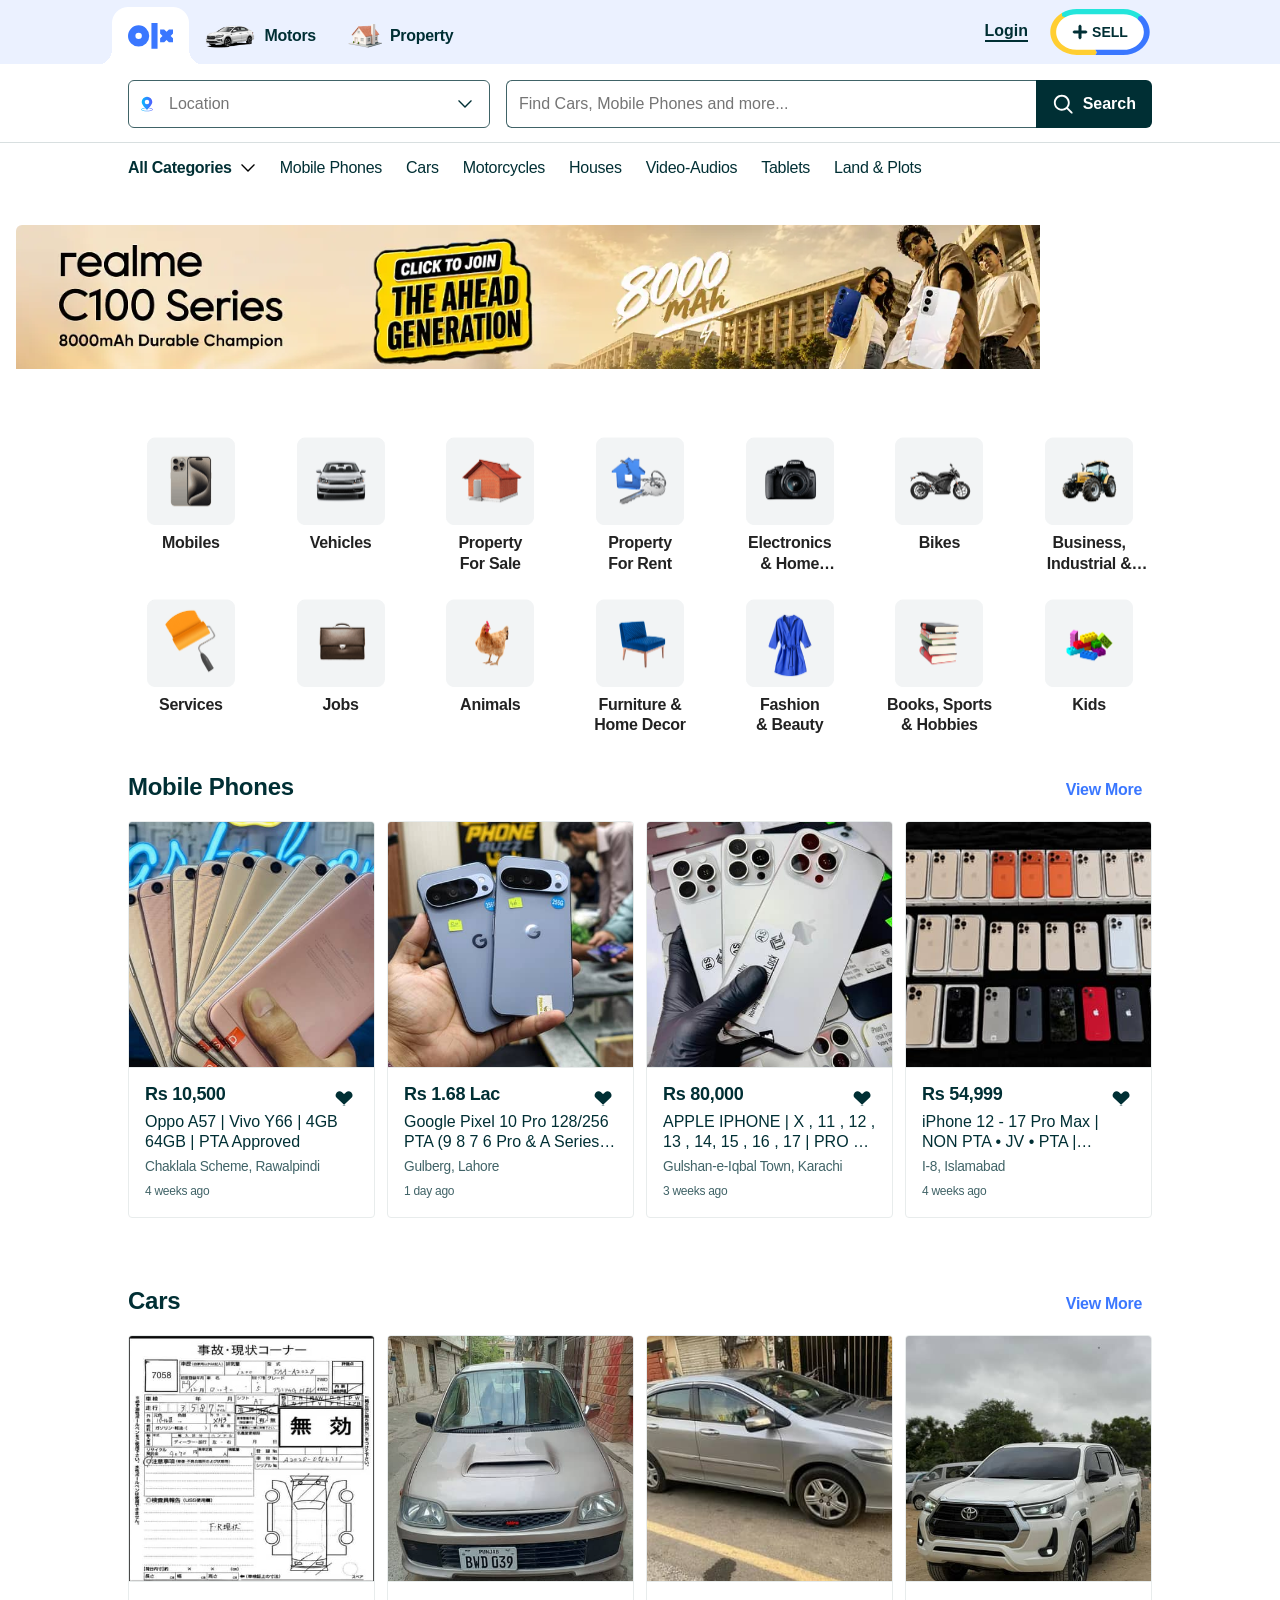
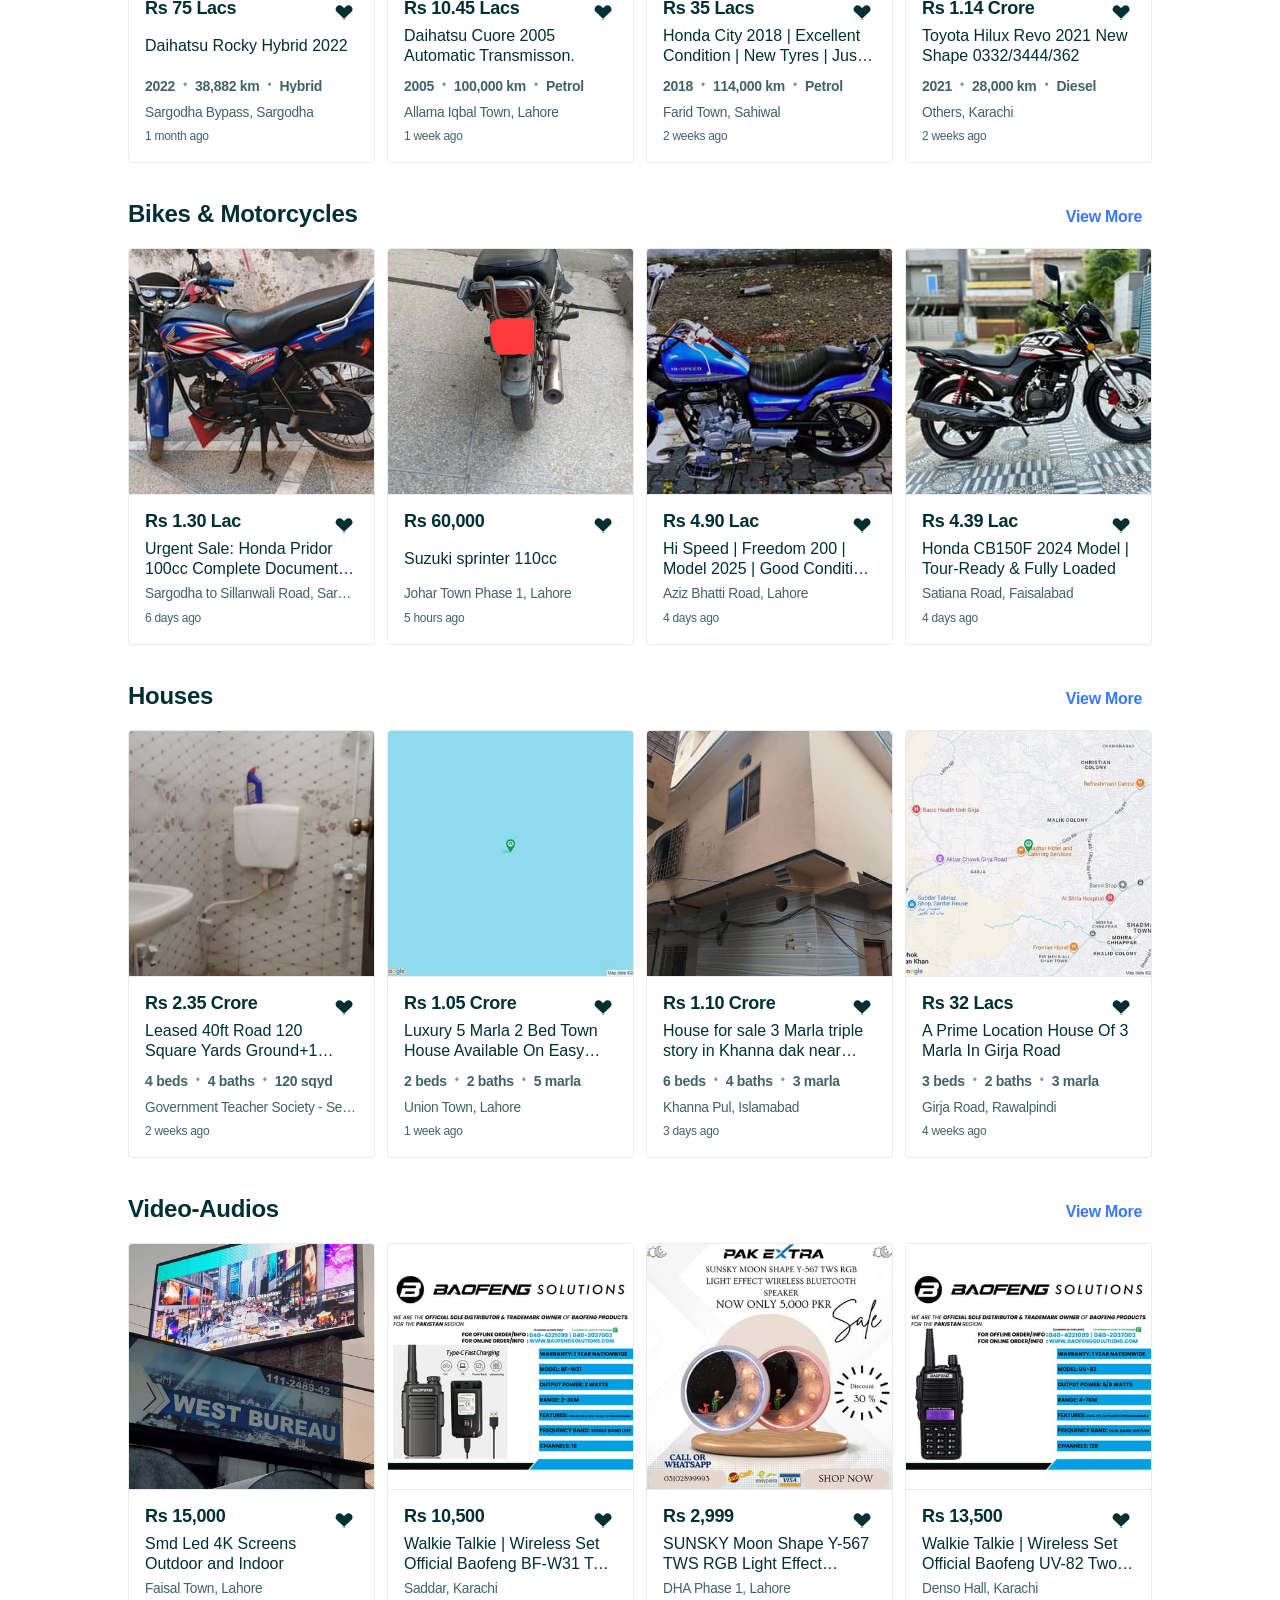
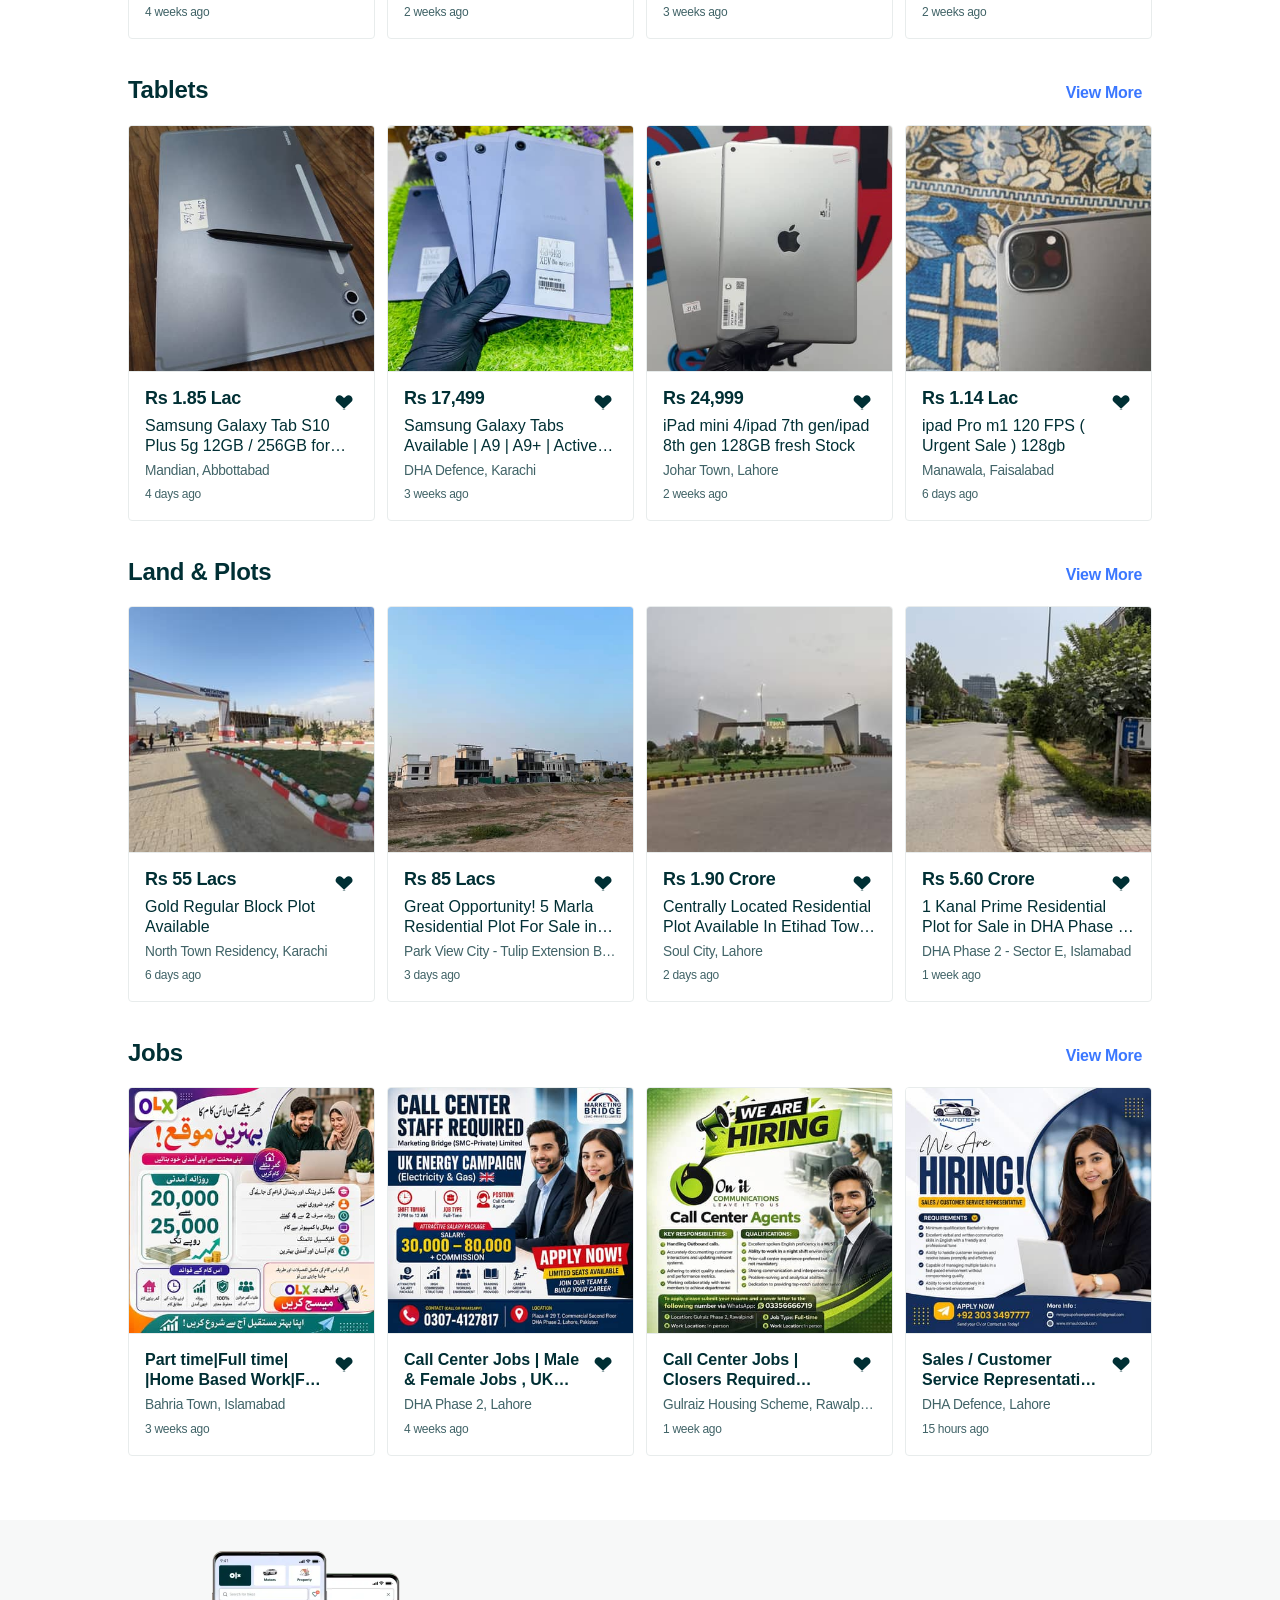
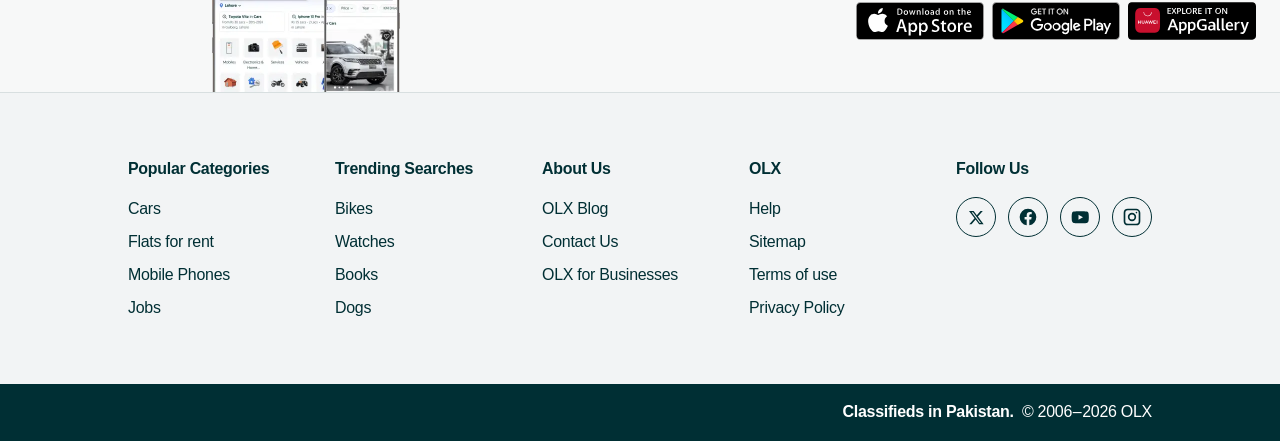
<file: index.html>
<!DOCTYPE html>
<html lang="en" dir="ltr">

<head>
    <link rel="stylesheet" href="style.css" />
    <meta charSet="UTF-8" />
    <meta name="viewport" content="width=device-width, initial-scale=1.0, user-scalable=0" />
    <link rel="dns-prefetch" href="https://ll8iz711cs-dsn.algolia.net" />
    <link rel="dns-prefetch" href="https://www.googletagmanager.com" />
    <link rel="dns-prefetch" href="https://www.google-analytics.com" />
    <link rel="dns-prefetch" href="https://images.bayut.com" />
    <link rel="apple-touch-icon" sizes="180x180" href="assets/apple-touch-icon.95bca7754d7f65ca21002bb2e909e540.png" />
    <link rel="icon shortcut" type="image/svg+xml" href="assets/asset 25.svg" />
    <link rel="icon" type="image/png" sizes="16x16" href="assets/favicon-16x16.fa033c68d2c1a1ec23c5ea856285a8f8.png" />
    <link rel="icon" type="image/png" sizes="32x32" href="assets/favicon-32x32.c065cb44f3d5c320948bd3197eaddbf3.png" />
    <link rel="manifest" href="assets/5dfa2b548d5a01980e8c6eb4f0dd2a2b.json" />
    <link rel="mask-icon" href="assets/safari-pinned-tab.5db66542612ff1e8fcf04a09b4dbf4d0.svg" color="#28b16d" />
    <meta name="theme-color" content="#002f34" />
    <title>
        OLX - Buy and Sell for free anywhere in Pakistan with OLX online classifieds
    </title>
    <meta name="description"
        content="OLX has 1000&#x27;s ads available in Pakistan of goods for sale from cars, furniture, electronics to jobs and services listings. Buy or sell something today!" />
    <link rel="canonical" href="https://www.olx.com.pk/" />
    <meta http-equiv="Content-Language" content="en" />
    <meta http-equiv="X-UA-Compatible" content="IE=edge,chrome=1" />
    <meta http-equiv="cleartype" content="on" />
    <meta name="HandheldFriendly" content="True" />
    <meta name="MobileOptimized" content="320" />
</head>

<body>
    <div id="body-wrapper" class="_31a7ce0c f55e23e5">
        <div class="_948d9e0a _95d4067f _1e086faf _4122130d">
            <!-- ========================================================================== -->
            <!-- 1. HEADER & TOP BAR NAVIGATION                                               -->
            <!-- ========================================================================== -->
            <header class="fbb44a8b">
                <div class="_0f25f9b7">
                    <div class="a29e4ea1 cd32e94d" style="justify-content:space-between">
                        <div class="_948d9e0a _0c7320c4 _371e9918">
                            <a href="/" class="b6da2e8f _2af52a37 _98ffc34e">
                                <svg height="20" viewBox="0 0 36.289 20.768" alt="Logo" class="_8113da19">
                                    <path
                                        d="M18.9 20.77V0h4.93v20.77zM0 10.39a8.56 8.56 0 1 1 8.56 8.56A8.56 8.56 0 0 1 0 10.4zm5.97-.01a2.6 2.6 0 1 0 2.6-2.6 2.6 2.6 0 0 0-2.6 2.6zm27 5.2l-1.88-1.87-1.87 1.88H25.9V12.3l1.9-1.9-1.9-1.89V5.18h3.27l1.92 1.92 1.93-1.92h3.27v3.33l-1.9 1.9 1.9 1.9v3.27z">
                                    </path>
                                </svg>
                            </a>
                            <a href="https://www.olx.com.pk/motors/" class="b6da2e8f">
                                <div class="_948d9e0a eee21d8a _371e9918">
                                    <img src="assets/asset 0.png" alt="OLX Motors" class="_5120d4ee"
                                        fetchpriority="high" loading="eager" />
                                    <span class="_265fbf76 a1c1940e b7af14b4">
                                        Motors
                                    </span>
                                </div>
                            </a>
                            <a href="https://www.olx.com.pk/properties/" class="b6da2e8f">
                                <div class="_948d9e0a eee21d8a _371e9918">
                                    <img src="assets/asset 1.png" alt="OLX Property" class="_5120d4ee"
                                        fetchpriority="high" loading="eager" />
                                    <span class="_265fbf76 a1c1940e b7af14b4">
                                        Property
                                    </span>
                                </div>
                            </a>
                        </div>
                        <div class="_948d9e0a c571fdbd _371e9918">
                            <div class="_948d9e0a">
                                <button aria-label="Login" class="_520955ba _37208bb9">
                                    <span class="a1c1940e b7af14b4">
                                        Login
                                    </span>
                                </button>
                            </div>
                            <div class="_023678a0">
                                <button title="Sell" class="_520955ba fbf39733">
                                    <img src="assets/asset 2.svg" class="_6257aca6" alt="Button border" />
                                    <div class="_948d9e0a _27a68d65 b2e0090c _371e9918">
                                        <img src="assets/asset 3.svg" class="_6041419a" alt="Plus icon" />
                                        <span class="_8206696c b7af14b4 dd240920">
                                            Sell
                                        </span>
                                    </div>
                                </button>
                            </div>
                        </div>
                    </div>
                </div>
                <!-- ========================================================================== -->
                <!-- 2. LOCATION SELECTOR & MAIN SEARCH BAR                                        -->
                <!-- ========================================================================== -->
                <div class="_0272c9dc _5c77c3d7">
                    <div class="af8fa358">
                        <div class="fb4b1f84" aria-label="Location input">
                            <div>
                                <div class="_4b14156c">
                                    <div class="_9bd90310 _8367ea94 _49db122c">
                                        <div class="_948d9e0a a933417f _371e9918">
                                            <img src="assets/asset 4.svg" alt="Current location icon"
                                                class="_11b2c2ae _8a6d45a9" />
                                        </div>
                                        <input spellcheck="false" class="_3461c3c6 _8206e8bf"
                                            autoComplete="location-search" value="" placeholder="Location" />
                                        <div class="_948d9e0a _371e9918">
                                            <svg xmlns="http://www.w3.org/2000/svg" width="24" height="24"
                                                viewBox="0 0 1024 1024" class="_0f61da95" alt="Dropdown trigger">
                                                <path fill="currentColor"
                                                    d="M85.4 277.33h60.32l366.34 366.34L878.4 277.33h60.33v60.33l-408.99 409h-35.3l-409.05-409z">
                                                </path>
                                            </svg>
                                        </div>
                                    </div>
                                    <div class="_8a793c11">
                                    </div>
                                </div>
                            </div>
                        </div>
                    </div>
                    <div class="_91727253">
                        <div>
                            <div aria-label="Search input" class="_948d9e0a _778bb2b9">
                                <div class="_4b14156c">
                                    <div class="_9bd90310 _8367ea94">
                                        <input type="search" spellcheck="false" class="a91c46cd _8206e8bf"
                                            autoComplete="free-text-search" value=""
                                            placeholder="Find Cars, Mobile Phones and more..." />
                                    </div>
                                    <div class="_8a793c11">
                                    </div>
                                </div>
                                <button aria-label="Search" class="_520955ba bb5acd8e">
                                    <svg xmlns="http://www.w3.org/2000/svg" width="25" height="25"
                                        viewBox="0 0 1024 1024" class="_11996820">
                                        <path
                                            d="M448 725.33c-152.92 0-277.33-124.41-277.33-277.33S295.08 170.67 448 170.67 725.33 295.08 725.33 448 600.92 725.33 448 725.33zm436.44 98.78v.02L732.52 672.19c48.77-61.78 78.15-139.54 78.15-224.19 0-199.98-162.7-362.67-362.67-362.67S85.33 248.03 85.33 448c0 199.98 162.69 362.67 362.67 362.67 84.63 0 162.41-29.38 224.17-78.15l206.14 206.15h60.36v-60.33l-54.23-54.23z">
                                        </path>
                                    </svg>
                                    <span class="">
                                        Search
                                    </span>
                                </button>
                            </div>
                        </div>
                    </div>
                </div>
            </header>
            <div style="gap:3.2rem" class="_948d9e0a _86b3fbf8 _95d4067f">
                <!-- ========================================================================== -->
                <!-- 3. ALL CATEGORIES MENU & QUICK LINKS                                          -->
                <!-- ========================================================================== -->
                <div class="_2d92de1e">
                    <div class="a29e4ea1 _9cd93ee9">
                        <div class="_19d47bcd">
                            <div class="_93f64ffe">
                                All categories
                                <img src="assets/asset 5.svg" class="_7af8fdb1" alt="Dropdown arrow" />
                            </div>
                            <div>
                                <div style="display:none">
                                    <div class="e9ca3eea">
                                        <div class="_5c85c0ba" aria-label="Categories">
                                            <div class="_29123282">
                                                <div class="_400f82a4">
                                                    <a href="/mobiles_c1411" class="_457e0fa6">
                                                        Mobiles
                                                    </a>
                                                </div>
                                                <div class="_64aaa26e">
                                                    <a href="/mobile-phones_c1453" class="_457e0fa6">
                                                        Mobile Phones
                                                    </a>
                                                </div>
                                                <div class="_64aaa26e">
                                                    <a href="/accessories_c1457" class="_457e0fa6">
                                                        Accessories
                                                    </a>
                                                </div>
                                                <div class="_64aaa26e">
                                                    <a href="/tablets_c1455" class="_457e0fa6">
                                                        Tablets
                                                    </a>
                                                </div>
                                                <div class="_64aaa26e">
                                                    <a href="/smart-watches_c1458" class="_457e0fa6">
                                                        Smart Watches
                                                    </a>
                                                </div>
                                                <div class="_64aaa26e">
                                                    <a href="/landline-phones_c1459" class="_457e0fa6">
                                                        Landline Phones
                                                    </a>
                                                </div>
                                                <div class="_64aaa26e">
                                                    <a href="/other-wearables_c1500" class="_457e0fa6">
                                                        Other Wearables
                                                    </a>
                                                </div>
                                                <div class="_64aaa26e">
                                                    <a href="/mobile-numbers_c1501" class="_457e0fa6">
                                                        Mobile Numbers
                                                    </a>
                                                </div>
                                            </div>
                                            <div class="_29123282">
                                                <div class="_400f82a4">
                                                    <a href="/vehicles_c5" class="_457e0fa6">
                                                        Vehicles
                                                    </a>
                                                </div>
                                                <div class="_64aaa26e">
                                                    <a href="/cars_c84" class="_457e0fa6">
                                                        Cars
                                                    </a>
                                                </div>
                                                <div class="_64aaa26e">
                                                    <a href="/cars-accessories_c2027" class="_457e0fa6">
                                                        Cars Accessories
                                                    </a>
                                                </div>
                                                <div class="_64aaa26e">
                                                    <a href="/spare-parts_c82" class="_457e0fa6">
                                                        Spare Parts
                                                    </a>
                                                </div>
                                                <div class="_64aaa26e">
                                                    <a href="/car-care_c709100" class="_457e0fa6">
                                                        Car Care
                                                    </a>
                                                </div>
                                                <div class="_64aaa26e">
                                                    <a href="/rickshaw-chingchi_c2026" class="_457e0fa6">
                                                        Rickshaw &amp; Chingchi
                                                    </a>
                                                </div>
                                                <div class="_64aaa26e">
                                                    <a href="/buses-vans-trucks_c85" class="_457e0fa6">
                                                        Buses, Vans &amp; Trucks
                                                    </a>
                                                </div>
                                                <div class="_64aaa26e">
                                                    <a href="/tractors-trailers_c1951" class="_457e0fa6">
                                                        Tractors &amp; Trailers
                                                    </a>
                                                </div>
                                                <div class="_64aaa26e">
                                                    <a href="/oil-lubricants_c708999" class="_457e0fa6">
                                                        Oil &amp; Lubricants
                                                    </a>
                                                </div>
                                                <div class="_64aaa26e">
                                                    <a href="/cars-on-installments_c86" class="_457e0fa6">
                                                        Cars on Installments
                                                    </a>
                                                </div>
                                                <div class="_64aaa26e">
                                                    <a href="/other-vehicles_c80" class="_457e0fa6">
                                                        Other Vehicles
                                                    </a>
                                                </div>
                                                <div class="_64aaa26e">
                                                    <a href="/boats_c1950" class="_457e0fa6">
                                                        Boats
                                                    </a>
                                                </div>
                                            </div>
                                            <div class="_29123282">
                                                <div class="_400f82a4">
                                                    <a href="/property-for-sale_c2" class="_457e0fa6">
                                                        Property for Sale
                                                    </a>
                                                </div>
                                                <div class="_64aaa26e">
                                                    <a href="/land-plots_c40" class="_457e0fa6">
                                                        Land &amp; Plots
                                                    </a>
                                                </div>
                                                <div class="_64aaa26e">
                                                    <a href="/houses_c1721" class="_457e0fa6">
                                                        Houses
                                                    </a>
                                                </div>
                                                <div class="_64aaa26e">
                                                    <a href="/apartments-flats_c1725" class="_457e0fa6">
                                                        Apartments &amp; Flats
                                                    </a>
                                                </div>
                                                <div class="_64aaa26e">
                                                    <a href="/shops-offices-commercial-space_c1733" class="_457e0fa6">
                                                        Shops - Offices - Commercial Space
                                                    </a>
                                                </div>
                                                <div class="_64aaa26e">
                                                    <a href="/portions-floors_c41" class="_457e0fa6">
                                                        Portions &amp; Floors
                                                    </a>
                                                </div>
                                            </div>
                                            <div class="_29123282">
                                                <div class="_400f82a4">
                                                    <a href="/property-for-rent_c3" class="_457e0fa6">
                                                        Property for Rent
                                                    </a>
                                                </div>
                                                <div class="_64aaa26e">
                                                    <a href="/apartments-flats_c1723" class="_457e0fa6">
                                                        Apartments &amp; Flats
                                                    </a>
                                                </div>
                                                <div class="_64aaa26e">
                                                    <a href="/houses_c1719" class="_457e0fa6">
                                                        Houses
                                                    </a>
                                                </div>
                                                <div class="_64aaa26e">
                                                    <a href="/shops-offices-commercial-space_c1731" class="_457e0fa6">
                                                        Shops - Offices - Commercial Space
                                                    </a>
                                                </div>
                                                <div class="_64aaa26e">
                                                    <a href="/portions-floors_c39" class="_457e0fa6">
                                                        Portions &amp; Floors
                                                    </a>
                                                </div>
                                                <div class="_64aaa26e">
                                                    <a href="/rooms_c2048" class="_457e0fa6">
                                                        Rooms
                                                    </a>
                                                </div>
                                                <div class="_64aaa26e">
                                                    <a href="/roommates-paying-guests_c1449" class="_457e0fa6">
                                                        Roommates &amp; Paying Guests
                                                    </a>
                                                </div>
                                                <div class="_64aaa26e">
                                                    <a href="/vacation-rentals-guest-houses_c1289" class="_457e0fa6">
                                                        Vacation Rentals - Guest Houses
                                                    </a>
                                                </div>
                                                <div class="_64aaa26e">
                                                    <a href="/land-plots_c1727" class="_457e0fa6">
                                                        Land &amp; Plots
                                                    </a>
                                                </div>
                                            </div>
                                            <div class="_29123282">
                                                <div class="_400f82a4">
                                                    <a href="/electronics-home-appliances_c99" class="_457e0fa6">
                                                        Electronics &amp; Home Appliances
                                                    </a>
                                                </div>
                                                <div class="_64aaa26e">
                                                    <a href="/laptops_c708203" class="_457e0fa6">
                                                        Laptops
                                                    </a>
                                                </div>
                                                <div class="_64aaa26e">
                                                    <a href="/computers-accessories_c443" class="_457e0fa6">
                                                        Computers &amp; Accessories
                                                    </a>
                                                </div>
                                                <div class="_64aaa26e">
                                                    <a href="/ac-coolers_c1619" class="_457e0fa6">
                                                        AC &amp; Coolers
                                                    </a>
                                                </div>
                                                <div class="_64aaa26e">
                                                    <a href="/fridges-freezers_c1617" class="_457e0fa6">
                                                        Refrigerators &amp; Freezers
                                                    </a>
                                                </div>
                                                <div class="_64aaa26e">
                                                    <a href="/televisions-accessories_c708229" class="_457e0fa6">
                                                        Televisions &amp; Accessories
                                                    </a>
                                                </div>
                                                <div class="_64aaa26e">
                                                    <a href="/games-entertainment_c93" class="_457e0fa6">
                                                        Games &amp; Entertainment
                                                    </a>
                                                </div>
                                                <div class="_64aaa26e">
                                                    <a href="/kitchen-appliances_c1930" class="_457e0fa6">
                                                        Kitchen Appliances
                                                    </a>
                                                </div>
                                                <div class="_64aaa26e">
                                                    <a href="/cameras-accessories_c727" class="_457e0fa6">
                                                        Cameras &amp; Accessories
                                                    </a>
                                                </div>
                                                <div class="_64aaa26e">
                                                    <a href="/generators-ups-power-solutions_c1943" class="_457e0fa6">
                                                        Generators, UPS &amp; Power Solutions
                                                    </a>
                                                </div>
                                                <div class="_64aaa26e">
                                                    <a href="/tv-video-audio_c729" class="_457e0fa6">
                                                        Video-Audios
                                                    </a>
                                                </div>
                                                <div class="_64aaa26e">
                                                    <a href="/solar-appliances_c80001" class="_457e0fa6">
                                                        Solar Appliances
                                                    </a>
                                                </div>
                                                <div class="_64aaa26e">
                                                    <a href="/other-home-appliances_c1417" class="_457e0fa6">
                                                        Other Home Appliances
                                                    </a>
                                                </div>
                                                <div class="_64aaa26e">
                                                    <a href="/washing-machines-dryers_c1615" class="_457e0fa6">
                                                        Washing Machines &amp; Dryers
                                                    </a>
                                                </div>
                                                <div class="_64aaa26e">
                                                    <a href="/fans_c708259" class="_457e0fa6">
                                                        Fans
                                                    </a>
                                                </div>
                                                <div class="_64aaa26e">
                                                    <a href="/tools-diy-equipment_c714000" class="_457e0fa6">
                                                        Tools &amp; DIY Equipment
                                                    </a>
                                                </div>
                                                <div class="_64aaa26e">
                                                    <a href="/microwaves-ovens_c708282" class="_457e0fa6">
                                                        Microwaves &amp; Ovens
                                                    </a>
                                                </div>
                                                <div class="_64aaa26e">
                                                    <a href="/sewing-machines_c708271" class="_457e0fa6">
                                                        Sewing Machines
                                                    </a>
                                                </div>
                                                <div class="_64aaa26e">
                                                    <a href="/heaters-geysers_c708260" class="_457e0fa6">
                                                        Heaters &amp; Geysers
                                                    </a>
                                                </div>
                                                <div class="_64aaa26e">
                                                    <a href="/water-dispensers_c708281" class="_457e0fa6">
                                                        Water Dispensers
                                                    </a>
                                                </div>
                                                <div class="_64aaa26e">
                                                    <a href="/irons-steamers_c708268" class="_457e0fa6">
                                                        Irons &amp; Steamers
                                                    </a>
                                                </div>
                                                <div class="_64aaa26e">
                                                    <a href="/air-purifiers-humidifiers_c708264" class="_457e0fa6">
                                                        Air Purifiers &amp; Humidifiers
                                                    </a>
                                                </div>
                                                <div class="_64aaa26e">
                                                    <a href="/vacuum-cleaners_c80000" class="_457e0fa6">
                                                        Vacuum Cleaners
                                                    </a>
                                                </div>
                                            </div>
                                            <div class="_29123282">
                                                <div class="_400f82a4">
                                                    <a href="/bikes_c1898" class="_457e0fa6">
                                                        Bikes
                                                    </a>
                                                </div>
                                                <div class="_64aaa26e">
                                                    <a href="/motorcycles_c81" class="_457e0fa6">
                                                        Motorcycles
                                                    </a>
                                                </div>
                                                <div class="_64aaa26e">
                                                    <a href="/bicycles_c1415" class="_457e0fa6">
                                                        Bicycles
                                                    </a>
                                                </div>
                                                <div class="_64aaa26e">
                                                    <a href="/spare-parts_c1587" class="_457e0fa6">
                                                        Spare Parts
                                                    </a>
                                                </div>
                                                <div class="_64aaa26e">
                                                    <a href="/scooters_c1413" class="_457e0fa6">
                                                        Scooters
                                                    </a>
                                                </div>
                                                <div class="_64aaa26e">
                                                    <a href="/bikes-accessories_c707062" class="_457e0fa6">
                                                        Bikes Accessories
                                                    </a>
                                                </div>
                                                <div class="_64aaa26e">
                                                    <a href="/atv-quads_c1953" class="_457e0fa6">
                                                        ATV &amp; Quads
                                                    </a>
                                                </div>
                                                <div class="_64aaa26e">
                                                    <a href="/bike-care_c718000" class="_457e0fa6">
                                                        Bike Care
                                                    </a>
                                                </div>
                                            </div>
                                            <div class="_29123282">
                                                <div class="_400f82a4">
                                                    <a href="/business-industrial-agriculture_c1981" class="_457e0fa6">
                                                        Business, Industrial &amp; Agriculture
                                                    </a>
                                                </div>
                                                <div class="_64aaa26e">
                                                    <a href="/other-business-industry_c2000" class="_457e0fa6">
                                                        Other Business &amp; Industry
                                                    </a>
                                                </div>
                                                <div class="_64aaa26e">
                                                    <a href="/food-restaurants_c1982" class="_457e0fa6">
                                                        Food &amp; Restaurants
                                                    </a>
                                                </div>
                                                <div class="_64aaa26e">
                                                    <a href="/trade-industrial_c2019" class="_457e0fa6">
                                                        Trade &amp; Industrial Machinery
                                                    </a>
                                                </div>
                                                <div class="_64aaa26e">
                                                    <a href="/medical-pharma_c2018" class="_457e0fa6">
                                                        Medical &amp; Pharma
                                                    </a>
                                                </div>
                                                <div class="_64aaa26e">
                                                    <a href="/construction-heavy-machinery_c1989" class="_457e0fa6">
                                                        Construction &amp; Heavy Machinery
                                                    </a>
                                                </div>
                                                <div class="_64aaa26e">
                                                    <a href="/business-for-sale_c1997" class="_457e0fa6">
                                                        Business for Sale
                                                    </a>
                                                </div>
                                                <div class="_64aaa26e">
                                                    <a href="/agriculture_c2001" class="_457e0fa6">
                                                        Agriculture
                                                    </a>
                                                </div>
                                            </div>
                                            <div class="_29123282">
                                                <div class="_400f82a4">
                                                    <a href="/services_c619" class="_457e0fa6">
                                                        Services
                                                    </a>
                                                </div>
                                                <div class="_64aaa26e">
                                                    <a href="/other-services_c625" class="_457e0fa6">
                                                        Other Services
                                                    </a>
                                                </div>
                                                <div class="_64aaa26e">
                                                    <a href="/education-classes_c1429" class="_457e0fa6">
                                                        Tuitions &amp; Academies
                                                    </a>
                                                </div>
                                                <div class="_64aaa26e">
                                                    <a href="/home-office-repair_c2035" class="_457e0fa6">
                                                        Home &amp; Office Repair
                                                    </a>
                                                </div>
                                                <div class="_64aaa26e">
                                                    <a href="/car-rental_c2036" class="_457e0fa6">
                                                        Car Rental
                                                    </a>
                                                </div>
                                                <div class="_64aaa26e">
                                                    <a href="/maids-domestic-help_c354" class="_457e0fa6">
                                                        Domestic Help
                                                    </a>
                                                </div>
                                                <div class="_64aaa26e">
                                                    <a href="/web-development_c522" class="_457e0fa6">
                                                        Web Development
                                                    </a>
                                                </div>
                                                <div class="_64aaa26e">
                                                    <a href="/drivers-taxi_c356" class="_457e0fa6">
                                                        Drivers &amp; Taxi
                                                    </a>
                                                </div>
                                                <div class="_64aaa26e">
                                                    <a href="/electronics-computer-repair_c523" class="_457e0fa6">
                                                        Electronics &amp; Computer Repair
                                                    </a>
                                                </div>
                                                <div class="_64aaa26e">
                                                    <a href="/consultancy-services_c707005" class="_457e0fa6">
                                                        Consultancy Services
                                                    </a>
                                                </div>
                                                <div class="_64aaa26e">
                                                    <a href="/construction-services_c707004" class="_457e0fa6">
                                                        Construction Services
                                                    </a>
                                                </div>
                                                <div class="_64aaa26e">
                                                    <a href="/event-services_c300" class="_457e0fa6">
                                                        Event Services
                                                    </a>
                                                </div>
                                                <div class="_64aaa26e">
                                                    <a href="/video-photography_c707009" class="_457e0fa6">
                                                        Video &amp; Photography
                                                    </a>
                                                </div>
                                                <div class="_64aaa26e">
                                                    <a href="/travel-visa_c1980" class="_457e0fa6">
                                                        Travel &amp; Visa
                                                    </a>
                                                </div>
                                                <div class="_64aaa26e">
                                                    <a href="/farm-fresh-food_c2005" class="_457e0fa6">
                                                        Farm &amp; Fresh Food
                                                    </a>
                                                </div>
                                                <div class="_64aaa26e">
                                                    <a href="/architecture-interior-design_c707001" class="_457e0fa6">
                                                        Architecture &amp; Interior Design
                                                    </a>
                                                </div>
                                                <div class="_64aaa26e">
                                                    <a href="/health-beauty_c741" class="_457e0fa6">
                                                        Health &amp; Beauty
                                                    </a>
                                                </div>
                                                <div class="_64aaa26e">
                                                    <a href="/movers-packers_c1427" class="_457e0fa6">
                                                        Movers &amp; Packers
                                                    </a>
                                                </div>
                                                <div class="_64aaa26e">
                                                    <a href="/renting-services_c707007" class="_457e0fa6">
                                                        Renting Services
                                                    </a>
                                                </div>
                                                <div class="_64aaa26e">
                                                    <a href="/camera-installation_c707002" class="_457e0fa6">
                                                        Camera Installation
                                                    </a>
                                                </div>
                                                <div class="_64aaa26e">
                                                    <a href="/marriage-bureau_c708012" class="_457e0fa6">
                                                        Marriage Bureau
                                                    </a>
                                                </div>
                                                <div class="_64aaa26e">
                                                    <a href="/catering-restaurant_c2047" class="_457e0fa6">
                                                        Catering &amp; Restaurant
                                                    </a>
                                                </div>
                                                <div class="_64aaa26e">
                                                    <a href="/tailor-services_c707008" class="_457e0fa6">
                                                        Tailor Services
                                                    </a>
                                                </div>
                                                <div class="_64aaa26e">
                                                    <a href="/car-services_c707003" class="_457e0fa6">
                                                        Car Services
                                                    </a>
                                                </div>
                                                <div class="_64aaa26e">
                                                    <a href="/insurance-services_c707006" class="_457e0fa6">
                                                        Insurance Services
                                                    </a>
                                                </div>
                                            </div>
                                            <div class="_29123282">
                                                <div class="_400f82a4">
                                                    <a href="/jobs_c4" class="_457e0fa6">
                                                        Jobs
                                                    </a>
                                                </div>
                                                <div class="_64aaa26e">
                                                    <a href="/other-jobs_c65" class="_457e0fa6">
                                                        Other Jobs
                                                    </a>
                                                </div>
                                                <div class="_64aaa26e">
                                                    <a href="/online_c1737" class="_457e0fa6">
                                                        Online
                                                    </a>
                                                </div>
                                                <div class="_64aaa26e">
                                                    <a href="/part-time_c1813" class="_457e0fa6">
                                                        Part Time
                                                    </a>
                                                </div>
                                                <div class="_64aaa26e">
                                                    <a href="/education_c53" class="_457e0fa6">
                                                        Education
                                                    </a>
                                                </div>
                                                <div class="_64aaa26e">
                                                    <a href="/sales_c62" class="_457e0fa6">
                                                        Sales
                                                    </a>
                                                </div>
                                                <div class="_64aaa26e">
                                                    <a href="/restaurants-and-hospitality_c696908" class="_457e0fa6">
                                                        Restaurants &amp; Hospitality
                                                    </a>
                                                </div>
                                                <div class="_64aaa26e">
                                                    <a href="/driver_c708009" class="_457e0fa6">
                                                        Driver
                                                    </a>
                                                </div>
                                                <div class="_64aaa26e">
                                                    <a href="/marketing_c1433" class="_457e0fa6">
                                                        Marketing
                                                    </a>
                                                </div>
                                                <div class="_64aaa26e">
                                                    <a href="/domestic-staff_c2038" class="_457e0fa6">
                                                        Domestic Staff
                                                    </a>
                                                </div>
                                                <div class="_64aaa26e">
                                                    <a href="/customer-service_c164" class="_457e0fa6">
                                                        Customer Service
                                                    </a>
                                                </div>
                                                <div class="_64aaa26e">
                                                    <a href="/medical_c2037" class="_457e0fa6">
                                                        Medical
                                                    </a>
                                                </div>
                                                <div class="_64aaa26e">
                                                    <a href="/call-center_c708010" class="_457e0fa6">
                                                        Call Center
                                                    </a>
                                                </div>
                                                <div class="_64aaa26e">
                                                    <a href="/accounting-finance_c1441" class="_457e0fa6">
                                                        Accounting &amp; Finance
                                                    </a>
                                                </div>
                                                <div class="_64aaa26e">
                                                    <a href="/graphic-design_c696905" class="_457e0fa6">
                                                        Graphic Design
                                                    </a>
                                                </div>
                                                <div class="_64aaa26e">
                                                    <a href="/it-networking_c56" class="_457e0fa6">
                                                        IT &amp; Networking
                                                    </a>
                                                </div>
                                                <div class="_64aaa26e">
                                                    <a href="/delivery-riders_c696903" class="_457e0fa6">
                                                        Delivery Riders
                                                    </a>
                                                </div>
                                                <div class="_64aaa26e">
                                                    <a href="/hotels-tourism_c1439" class="_457e0fa6">
                                                        Hotels &amp; Tourism
                                                    </a>
                                                </div>
                                                <div class="_64aaa26e">
                                                    <a href="/manufacturing_c731" class="_457e0fa6">
                                                        Manufacturing
                                                    </a>
                                                </div>
                                                <div class="_64aaa26e">
                                                    <a href="/security_c696909" class="_457e0fa6">
                                                        Security
                                                    </a>
                                                </div>
                                                <div class="_64aaa26e">
                                                    <a href="/content-writing_c696902" class="_457e0fa6">
                                                        Content Writing
                                                    </a>
                                                </div>
                                                <div class="_64aaa26e">
                                                    <a href="/clerical-administration_c52" class="_457e0fa6">
                                                        Clerical &amp; Administration
                                                    </a>
                                                </div>
                                                <div class="_64aaa26e">
                                                    <a href="/engineering_c696904" class="_457e0fa6">
                                                        Engineering
                                                    </a>
                                                </div>
                                                <div class="_64aaa26e">
                                                    <a href="/real-estate_c696907" class="_457e0fa6">
                                                        Real Estate
                                                    </a>
                                                </div>
                                                <div class="_64aaa26e">
                                                    <a href="/human-resources_c1437" class="_457e0fa6">
                                                        Human Resources
                                                    </a>
                                                </div>
                                                <div class="_64aaa26e">
                                                    <a href="/internships_c696906" class="_457e0fa6">
                                                        Internships
                                                    </a>
                                                </div>
                                                <div class="_64aaa26e">
                                                    <a href="/advertising-pr_c1435" class="_457e0fa6">
                                                        Advertising &amp; PR
                                                    </a>
                                                </div>
                                                <div class="_64aaa26e">
                                                    <a href="/architecture-and-interior-design_c696901"
                                                        class="_457e0fa6">
                                                        Architecture &amp; Interior Design
                                                    </a>
                                                </div>
                                            </div>
                                            <div class="_29123282">
                                                <div class="_400f82a4">
                                                    <a href="/animals_c103" class="_457e0fa6">
                                                        Animals
                                                    </a>
                                                </div>
                                                <div class="_64aaa26e">
                                                    <a href="/hens-aseel_c1959" class="_457e0fa6">
                                                        Hens
                                                    </a>
                                                </div>
                                                <div class="_64aaa26e">
                                                    <a href="/cats_c138" class="_457e0fa6">
                                                        Cats
                                                    </a>
                                                </div>
                                                <div class="_64aaa26e">
                                                    <a href="/parrots_c708087" class="_457e0fa6">
                                                        Parrots
                                                    </a>
                                                </div>
                                                <div class="_64aaa26e">
                                                    <a href="/pet-food-accessories_c175" class="_457e0fa6">
                                                        Pet Food &amp; Accessories
                                                    </a>
                                                </div>
                                                <div class="_64aaa26e">
                                                    <a href="/livestock_c1960" class="_457e0fa6">
                                                        Livestock
                                                    </a>
                                                </div>
                                                <div class="_64aaa26e">
                                                    <a href="/dogs_c139" class="_457e0fa6">
                                                        Dogs
                                                    </a>
                                                </div>
                                                <div class="_64aaa26e">
                                                    <a href="/pigeons_c708088" class="_457e0fa6">
                                                        Pigeons
                                                    </a>
                                                </div>
                                                <div class="_64aaa26e">
                                                    <a href="/fish-aquariums_c1293" class="_457e0fa6">
                                                        Fish
                                                    </a>
                                                </div>
                                                <div class="_64aaa26e">
                                                    <a href="/rabbits_c708086" class="_457e0fa6">
                                                        Rabbits
                                                    </a>
                                                </div>
                                                <div class="_64aaa26e">
                                                    <a href="/ducks_c708092" class="_457e0fa6">
                                                        Ducks
                                                    </a>
                                                </div>
                                                <div class="_64aaa26e">
                                                    <a href="/finches_c708089" class="_457e0fa6">
                                                        Finches
                                                    </a>
                                                </div>
                                                <div class="_64aaa26e">
                                                    <a href="/birds_c137" class="_457e0fa6">
                                                        Other Birds
                                                    </a>
                                                </div>
                                                <div class="_64aaa26e">
                                                    <a href="/other-animals_c140" class="_457e0fa6">
                                                        Other Animals
                                                    </a>
                                                </div>
                                                <div class="_64aaa26e">
                                                    <a href="/fertile-eggs_c708093" class="_457e0fa6">
                                                        Fertile Eggs
                                                    </a>
                                                </div>
                                                <div class="_64aaa26e">
                                                    <a href="/peacocks_c708091" class="_457e0fa6">
                                                        Peacocks
                                                    </a>
                                                </div>
                                                <div class="_64aaa26e">
                                                    <a href="/doves_c708090" class="_457e0fa6">
                                                        Doves
                                                    </a>
                                                </div>
                                                <div class="_64aaa26e">
                                                    <a href="/horses_c2022" class="_457e0fa6">
                                                        Horses
                                                    </a>
                                                </div>
                                            </div>
                                            <div class="_29123282">
                                                <div class="_400f82a4">
                                                    <a href="/furniture-home-decor_c628" class="_457e0fa6">
                                                        Furniture &amp; Home Decor
                                                    </a>
                                                </div>
                                                <div class="_64aaa26e">
                                                    <a href="/beds-wardrobes_c1591" class="_457e0fa6">
                                                        Beds &amp; Wardrobes
                                                    </a>
                                                </div>
                                                <div class="_64aaa26e">
                                                    <a href="/sofa-chairs_c1593" class="_457e0fa6">
                                                        Sofa &amp; Chairs
                                                    </a>
                                                </div>
                                                <div class="_64aaa26e">
                                                    <a href="/other-household-items_c293" class="_457e0fa6">
                                                        Other Household Items
                                                    </a>
                                                </div>
                                                <div class="_64aaa26e">
                                                    <a href="/tables-dining_c1954" class="_457e0fa6">
                                                        Tables &amp; Dining
                                                    </a>
                                                </div>
                                                <div class="_64aaa26e">
                                                    <a href="/office-furniture_c2028" class="_457e0fa6">
                                                        Office Furniture
                                                    </a>
                                                </div>
                                                <div class="_64aaa26e">
                                                    <a href="/home-decoration_c575" class="_457e0fa6">
                                                        Home Decoration
                                                    </a>
                                                </div>
                                                <div class="_64aaa26e">
                                                    <a href="/kitchen-essentials_c718163" class="_457e0fa6">
                                                        Kitchen Essentials
                                                    </a>
                                                </div>
                                                <div class="_64aaa26e">
                                                    <a href="/garden-outdoor_c1958" class="_457e0fa6">
                                                        Garden &amp; Outdoor
                                                    </a>
                                                </div>
                                                <div class="_64aaa26e">
                                                    <a href="/home-diy-renovations_c718002" class="_457e0fa6">
                                                        Home DIY &amp; Renovations
                                                    </a>
                                                </div>
                                                <div class="_64aaa26e">
                                                    <a href="/bathroom-accessories_c707105" class="_457e0fa6">
                                                        Bathroom Accessories
                                                    </a>
                                                </div>
                                                <div class="_64aaa26e">
                                                    <a href="/painting-mirrors_c1955" class="_457e0fa6">
                                                        Painting &amp; Mirrors
                                                    </a>
                                                </div>
                                                <div class="_64aaa26e">
                                                    <a href="/lighting_c2029" class="_457e0fa6">
                                                        Lighting
                                                    </a>
                                                </div>
                                                <div class="_64aaa26e">
                                                    <a href="/curtains-blinds_c1956" class="_457e0fa6">
                                                        Curtains &amp; Blinds
                                                    </a>
                                                </div>
                                                <div class="_64aaa26e">
                                                    <a href="/rugs-carpets_c1957" class="_457e0fa6">
                                                        Rugs &amp; Carpets
                                                    </a>
                                                </div>
                                                <div class="_64aaa26e">
                                                    <a href="/home-essentials_c718162" class="_457e0fa6">
                                                        Home Essentials
                                                    </a>
                                                </div>
                                                <div class="_64aaa26e">
                                                    <a href="/school-furniture_c80030" class="_457e0fa6">
                                                        School Furniture
                                                    </a>
                                                </div>
                                                <div class="_64aaa26e">
                                                    <a href="/restaurant-marquee-furniture_c80007" class="_457e0fa6">
                                                        Restaurant &amp; Marquee Furniture
                                                    </a>
                                                </div>
                                            </div>
                                            <div class="_29123282">
                                                <div class="_400f82a4">
                                                    <a href="/fashion-beauty_c87" class="_457e0fa6">
                                                        Fashion &amp; Beauty
                                                    </a>
                                                </div>
                                                <div class="_64aaa26e">
                                                    <a href="/clothes_c642" class="_457e0fa6">
                                                        Clothes
                                                    </a>
                                                </div>
                                                <div class="_64aaa26e">
                                                    <a href="/watches_c1970" class="_457e0fa6">
                                                        Watches
                                                    </a>
                                                </div>
                                                <div class="_64aaa26e">
                                                    <a href="/skin-hair_c1972" class="_457e0fa6">
                                                        Skin &amp; Hair
                                                    </a>
                                                </div>
                                                <div class="_64aaa26e">
                                                    <a href="/wedding_c1971" class="_457e0fa6">
                                                        Wedding
                                                    </a>
                                                </div>
                                                <div class="_64aaa26e">
                                                    <a href="/footwear_c224" class="_457e0fa6">
                                                        Footwear
                                                    </a>
                                                </div>
                                                <div class="_64aaa26e">
                                                    <a href="/jewellery_c1974" class="_457e0fa6">
                                                        Jewellery
                                                    </a>
                                                </div>
                                                <div class="_64aaa26e">
                                                    <a href="/bags_c706500" class="_457e0fa6">
                                                        Bags
                                                    </a>
                                                </div>
                                                <div class="_64aaa26e">
                                                    <a href="/fragrance_c706501" class="_457e0fa6">
                                                        Fragrance
                                                    </a>
                                                </div>
                                                <div class="_64aaa26e">
                                                    <a href="/make-up_c1973" class="_457e0fa6">
                                                        Makeup
                                                    </a>
                                                </div>
                                                <div class="_64aaa26e">
                                                    <a href="/accessories_c506" class="_457e0fa6">
                                                        Fashion Accessories
                                                    </a>
                                                </div>
                                                <div class="_64aaa26e">
                                                    <a href="/bath-body_c715000" class="_457e0fa6">
                                                        Bath &amp; Body
                                                    </a>
                                                </div>
                                                <div class="_64aaa26e">
                                                    <a href="/other-fashion_c2033" class="_457e0fa6">
                                                        Other Fashion
                                                    </a>
                                                </div>
                                                <div class="_64aaa26e">
                                                    <a href="/diy-jewellery_c718004" class="_457e0fa6">
                                                        DIY Jewellery
                                                    </a>
                                                </div>
                                            </div>
                                            <div class="_29123282">
                                                <div class="_400f82a4">
                                                    <a href="/books-sports-hobbies_c767" class="_457e0fa6">
                                                        Books, Sports &amp; Hobbies
                                                    </a>
                                                </div>
                                                <div class="_64aaa26e">
                                                    <a href="/gym-fitness_c771" class="_457e0fa6">
                                                        Gym &amp; Fitness
                                                    </a>
                                                </div>
                                                <div class="_64aaa26e">
                                                    <a href="/sports-equipment_c100" class="_457e0fa6">
                                                        Sports Equipment
                                                    </a>
                                                </div>
                                                <div class="_64aaa26e">
                                                    <a href="/books-magazines_c453" class="_457e0fa6">
                                                        Books &amp; Magazines
                                                    </a>
                                                </div>
                                                <div class="_64aaa26e">
                                                    <a href="/other-hobbies_c755" class="_457e0fa6">
                                                        Other Hobbies
                                                    </a>
                                                </div>
                                                <div class="_64aaa26e">
                                                    <a href="/musical-instruments_c714" class="_457e0fa6">
                                                        Musical Instruments
                                                    </a>
                                                </div>
                                                <div class="_64aaa26e">
                                                    <a href="/arts-crafts_c716001" class="_457e0fa6">
                                                        Arts &amp; Crafts
                                                    </a>
                                                </div>
                                                <div class="_64aaa26e">
                                                    <a href="/camping-hiking_c716002" class="_457e0fa6">
                                                        Camping &amp; Hiking
                                                    </a>
                                                </div>
                                                <div class="_64aaa26e">
                                                    <a href="/collectables_c716004" class="_457e0fa6">
                                                        Collectables
                                                    </a>
                                                </div>
                                                <div class="_64aaa26e">
                                                    <a href="/crafts-diy-supplies_c716003" class="_457e0fa6">
                                                        Crafts &amp; DIY Supplies
                                                    </a>
                                                </div>
                                                <div class="_64aaa26e">
                                                    <a href="/calendars_c716000" class="_457e0fa6">
                                                        Calendars
                                                    </a>
                                                </div>
                                            </div>
                                            <div class="_29123282">
                                                <div class="_400f82a4">
                                                    <a href="/kids_c88" class="_457e0fa6">
                                                        Kids
                                                    </a>
                                                </div>
                                                <div class="_64aaa26e">
                                                    <a href="/toys_c1977" class="_457e0fa6">
                                                        Toys
                                                    </a>
                                                </div>
                                                <div class="_64aaa26e">
                                                    <a href="/kids-vehicles_c1979" class="_457e0fa6">
                                                        Kids Vehicles
                                                    </a>
                                                </div>
                                                <div class="_64aaa26e">
                                                    <a href="/baby-gear_c707086" class="_457e0fa6">
                                                        Baby Gear
                                                    </a>
                                                </div>
                                                <div class="_64aaa26e">
                                                    <a href="/swings-slides_c1978" class="_457e0fa6">
                                                        Swings &amp; Slides
                                                    </a>
                                                </div>
                                                <div class="_64aaa26e">
                                                    <a href="/kids-accessories_c235" class="_457e0fa6">
                                                        Kids Accessories
                                                    </a>
                                                </div>
                                                <div class="_64aaa26e">
                                                    <a href="/bath-and-diapers_c707087" class="_457e0fa6">
                                                        Bath &amp; Diapers
                                                    </a>
                                                </div>
                                            </div>
                                        </div>
                                    </div>
                                </div>
                            </div>
                        </div>
                        <div class="_9f3de5a6">
                            <a href="/mobile-phones_c1453" class="_457e0fa6">
                                Mobile Phones
                            </a>
                        </div>
                        <div class="_9f3de5a6">
                            <a href="/cars_c84" class="_457e0fa6">
                                Cars
                            </a>
                        </div>
                        <div class="_9f3de5a6">
                            <a href="/motorcycles_c81" class="_457e0fa6">
                                Motorcycles
                            </a>
                        </div>
                        <div class="_9f3de5a6">
                            <a href="/houses_c1721" class="_457e0fa6">
                                Houses
                            </a>
                        </div>
                        <div class="_9f3de5a6">
                            <a href="/tv-video-audio_c729" class="_457e0fa6">
                                Video-Audios
                            </a>
                        </div>
                        <div class="_9f3de5a6">
                            <a href="/tablets_c1455" class="_457e0fa6">
                                Tablets
                            </a>
                        </div>
                        <div class="_9f3de5a6">
                            <a href="/land-plots_c40" class="_457e0fa6">
                                Land &amp; Plots
                            </a>
                        </div>
                    </div>
                </div>
                <!-- ========================================================================== -->
                <!-- 4. OFFICIAL OLX HERO COVER PROMOTIONAL BANNER                                -->
                <!-- ========================================================================== -->
                <div class="ac4b4fd7">
                    <div class="df864baf">
                        <img src="assets/cover-banner.png"
                            alt="realme C100 Series - 8000mAh Durable Champion - Click to Join The Ahead Generation"
                            class="olx-hero-banner" />
                    </div>
                </div>
                <div class="a29e4ea1">
                    <div class="_948d9e0a _95d4067f">
                        <!-- ========================================================================== -->
                        <!-- 5. TOP CATEGORIES CIRCLE GRID                                                -->
                        <!-- ========================================================================== -->
                        <div class="_0272c9dc e0339389">
                            <a href="/mobiles_c1411">
                                <div class="_948d9e0a _74d78899 _371e9918 _95d4067f">
                                    <div class="_948d9e0a b2e0090c _371e9918">
                                        <img src="assets/asset 6.png" class="dab7f421" alt="Mobiles" />
                                    </div>
                                    <span class="af339672">
                                        Mobiles
                                    </span>
                                </div>
                            </a>
                            <a href="/vehicles_c5">
                                <div class="_948d9e0a _74d78899 _371e9918 _95d4067f">
                                    <div class="_948d9e0a b2e0090c _371e9918">
                                        <img src="assets/asset 7.png" class="dab7f421" alt="Vehicles" />
                                    </div>
                                    <span class="af339672">
                                        Vehicles
                                    </span>
                                </div>
                            </a>
                            <a href="/property-for-sale_c2">
                                <div class="_948d9e0a _74d78899 _371e9918 _95d4067f">
                                    <div class="_948d9e0a b2e0090c _371e9918">
                                        <img src="assets/asset 8.png" class="dab7f421" alt="Property for Sale" />
                                    </div>
                                    <span class="af339672">
                                        Property for Sale
                                    </span>
                                </div>
                            </a>
                            <a href="/property-for-rent_c3">
                                <div class="_948d9e0a _74d78899 _371e9918 _95d4067f">
                                    <div class="_948d9e0a b2e0090c _371e9918">
                                        <img src="assets/asset 9.png" class="dab7f421" alt="Property for Rent" />
                                    </div>
                                    <span class="af339672">
                                        Property for Rent
                                    </span>
                                </div>
                            </a>
                            <a href="/electronics-home-appliances_c99">
                                <div class="_948d9e0a _74d78899 _371e9918 _95d4067f">
                                    <div class="_948d9e0a b2e0090c _371e9918">
                                        <img src="assets/asset 10.png" class="dab7f421"
                                            alt="Electronics &amp; Home Appliances" />
                                    </div>
                                    <span class="af339672">
                                        Electronics &amp; Home Appliances
                                    </span>
                                </div>
                            </a>
                            <a href="/bikes_c1898">
                                <div class="_948d9e0a _74d78899 _371e9918 _95d4067f">
                                    <div class="_948d9e0a b2e0090c _371e9918">
                                        <img src="assets/asset 11.png" class="dab7f421" alt="Bikes" />
                                    </div>
                                    <span class="af339672">
                                        Bikes
                                    </span>
                                </div>
                            </a>
                            <a href="/business-industrial-agriculture_c1981">
                                <div class="_948d9e0a _74d78899 _371e9918 _95d4067f">
                                    <div class="_948d9e0a b2e0090c _371e9918">
                                        <img src="assets/asset 12.png" class="dab7f421"
                                            alt="Business, Industrial &amp; Agriculture" />
                                    </div>
                                    <span class="af339672">
                                        Business, Industrial &amp; Agriculture
                                    </span>
                                </div>
                            </a>
                            <a href="/services_c619">
                                <div class="_948d9e0a _74d78899 _371e9918 _95d4067f">
                                    <div class="_948d9e0a b2e0090c _371e9918">
                                        <img src="assets/asset 13.png" class="dab7f421" alt="Services" />
                                    </div>
                                    <span class="af339672">
                                        Services
                                    </span>
                                </div>
                            </a>
                            <a href="/jobs_c4">
                                <div class="_948d9e0a _74d78899 _371e9918 _95d4067f">
                                    <div class="_948d9e0a b2e0090c _371e9918">
                                        <img src="assets/asset 14.png" class="dab7f421" alt="Jobs" />
                                    </div>
                                    <span class="af339672">
                                        Jobs
                                    </span>
                                </div>
                            </a>
                            <a href="/animals_c103">
                                <div class="_948d9e0a _74d78899 _371e9918 _95d4067f">
                                    <div class="_948d9e0a b2e0090c _371e9918">
                                        <img src="assets/asset 15.png" class="dab7f421" alt="Animals" />
                                    </div>
                                    <span class="af339672">
                                        Animals
                                    </span>
                                </div>
                            </a>
                            <a href="/furniture-home-decor_c628">
                                <div class="_948d9e0a _74d78899 _371e9918 _95d4067f">
                                    <div class="_948d9e0a b2e0090c _371e9918">
                                        <img src="assets/asset 16.png" class="dab7f421"
                                            alt="Furniture &amp; Home Decor" />
                                    </div>
                                    <span class="af339672">
                                        Furniture &amp; Home Decor
                                    </span>
                                </div>
                            </a>
                            <a href="/fashion-beauty_c87">
                                <div class="_948d9e0a _74d78899 _371e9918 _95d4067f">
                                    <div class="_948d9e0a b2e0090c _371e9918">
                                        <img src="assets/asset 17.png" class="dab7f421" alt="Fashion &amp; Beauty" />
                                    </div>
                                    <span class="af339672">
                                        Fashion &amp; Beauty
                                    </span>
                                </div>
                            </a>
                            <a href="/books-sports-hobbies_c767">
                                <div class="_948d9e0a _74d78899 _371e9918 _95d4067f">
                                    <div class="_948d9e0a b2e0090c _371e9918">
                                        <img src="assets/asset 18.png" class="dab7f421"
                                            alt="Books, Sports &amp; Hobbies" />
                                    </div>
                                    <span class="af339672">
                                        Books, Sports &amp; Hobbies
                                    </span>
                                </div>
                            </a>
                            <a href="/kids_c88">
                                <div class="_948d9e0a _74d78899 _371e9918 _95d4067f">
                                    <div class="_948d9e0a b2e0090c _371e9918">
                                        <img src="assets/asset 19.png" class="dab7f421" alt="Kids" />
                                    </div>
                                    <span class="af339672">
                                        Kids
                                    </span>
                                </div>
                            </a>
                        </div>
                    </div>
                </div>
                <!-- ========================================================================== -->
                <!-- 6. PRODUCT LISTINGS SECTIONS (FEATURED CATEGORIES)                            -->
                <!-- ========================================================================== -->
                <div style="gap:3.2rem" class="_948d9e0a _7c843346 _95d4067f e1c7c3d4 _4122130d">
                    <button class="_520955ba _330d0375 _84742f01">
                        <svg xmlns="http://www.w3.org/2000/svg" viewBox="0 0 16 16" class="_47b1ab22"
                            aria-label="Icon arrow back to top">
                            <path fill-rule="evenodd"
                                d="M1.33 11.67h.95l.84-.85L8 5.94l4.88 4.88.84.85h.95v-.95l-.85-.84L8.94 5l-.66-.67h-.55L5.1 6.96 2.18 9.88l-.85.84v.95z"
                                clip-rule="evenodd">
                            </path>
                        </svg>
                        <span class="ce4a27bf">
                            Back to top
                        </span>
                    </button>
                    <div class="e778ee91" aria-label="Category with hits section">
                        <div class="_948d9e0a ab75e5c3 d7383df5 _3ec8085e">
                            <span class="_5d20b0c4" aria-label="Section Title">
                                Mobile Phones
                            </span>
                            <a href="/mobile-phones_c1453">
                                <div class="_948d9e0a _371e9918">
                                    <span class="_9c240bda">
                                        View more
                                    </span>
                                </div>
                            </a>
                        </div>
                        <div class="_948d9e0a f2aed143">
                            <article class="_84ba2e24">
                                <div class="_21914307 _301dc6f2">
                                    <a href="/item/oppo-a57-vivo-y66-4gb-64gb-pta-approved-iid-1116366681"
                                        title="Oppo A57 | Vivo Y66 |  4GB 64GB | PTA Approved">
                                        <div class="_85af4b02">
                                        </div>
                                    </a>
                                    <picture>
                                        <source type="image/jpeg"
                                            srcset="assets/cards/card_0.jpeg" />
                                        <img src="assets/cards/card_0.jpeg"
                                            class="f79152f1" alt="Oppo A57 | Vivo Y66 |  4GB 64GB | PTA Approved"
                                            title="Oppo A57 | Vivo Y66 |  4GB 64GB | PTA Approved" loading="lazy" />
                                    </picture>
                                </div>
                                <div class="_62ba04e1">
                                    <a href="/item/oppo-a57-vivo-y66-4gb-64gb-pta-approved-iid-1116366681"
                                        title="Oppo A57 | Vivo Y66 |  4GB 64GB | PTA Approved">
                                        <div class="_85af4b02">
                                        </div>
                                    </a>
                                    <div class="_43b7c6f5">
                                        <a href="/item/oppo-a57-vivo-y66-4gb-64gb-pta-approved-iid-1116366681"
                                            title="Oppo A57 | Vivo Y66 |  4GB 64GB | PTA Approved">
                                            <div class="_85af4b02">
                                            </div>
                                        </a>
                                        <div aria-label="Price" class="_948d9e0a _0121087f _371e9918">
                                            <span class="cb7e1f7d">
                                                Rs 10,500
                                            </span>
                                        </div>
                                        <div class="_01713613 _3920297b" aria-label="Title">
                                            <p class="_6aaa9e3e">
                                                Oppo A57 | Vivo Y66 | 4GB 64GB | PTA Approved
                                            </p>
                                        </div>
                                        <div class="bdc4a88c">
                                            <div class="_948d9e0a e7a79465">
                                                <svg aria-label="Favorite icon" class="b3869ec5" width="32" height="32" viewBox="0 0 32 32">
                                                    <path fill="currentColor" d="M16 28.718c-.937 0-1.875-.344-2.594-1.031l-9.875-9.406c-1.875-1.875-1.875-4.906 0-6.781l.469-.469c1.875-1.875 4.906-1.875 6.781 0l1.594 1.594c.594.594 1.531.594 2.125 0l1.594-1.594c1.875-1.875 4.906-1.875 6.781 0l.469.469c1.875 1.875 1.875 4.906 0 6.781l-9.875 9.406c-.719.687-1.656 1.031-2.594 1.031z"/>
                                                </svg>
                                            </div>
                                        </div>
                                        <div aria-label="Subtitle" class="_948d9e0a _7f23ef3c a910f12a">
                                        </div>
                                        <div class="_542b4c35">
                                        </div>
                                        <div class="f41cc9fb">
                                            <span class="_43b2324f" aria-label="Location">
                                                Chaklala Scheme, Rawalpindi
                                            </span>
                                            <span class="_19b2b172">
                                                <span aria-label="Creation date">
                                                    4 weeks ago
                                                </span>
                                            </span>
                                        </div>
                                    </div>
                                </div>
                            </article>
                            <article class="_84ba2e24">
                                <div class="_21914307 _301dc6f2">
                                    <a href="/item/google-pixel-10-pro-128256-pta-9-8-7-6-pro-a-series-all-available-iid-1114098691"
                                        title="Google Pixel 10 Pro 128/256 PTA (9 8 7 6 Pro &amp; A Series All Available">
                                        <div class="_85af4b02">
                                        </div>
                                    </a>
                                    <picture>
                                        <source type="image/jpeg"
                                            srcset="assets/cards/card_1.jpeg" />
                                        <img src="assets/cards/card_1.jpeg"
                                            class="f79152f1"
                                            alt="Google Pixel 10 Pro 128/256 PTA (9 8 7 6 Pro & A Series All Available"
                                            title="Google Pixel 10 Pro 128/256 PTA (9 8 7 6 Pro & A Series All Available"
                                            loading="lazy" />
                                    </picture>
                                </div>
                                <div class="_62ba04e1">
                                    <a href="/item/google-pixel-10-pro-128256-pta-9-8-7-6-pro-a-series-all-available-iid-1114098691"
                                        title="Google Pixel 10 Pro 128/256 PTA (9 8 7 6 Pro &amp; A Series All Available">
                                        <div class="_85af4b02">
                                        </div>
                                    </a>
                                    <div class="_43b7c6f5">
                                        <a href="/item/google-pixel-10-pro-128256-pta-9-8-7-6-pro-a-series-all-available-iid-1114098691"
                                            title="Google Pixel 10 Pro 128/256 PTA (9 8 7 6 Pro &amp; A Series All Available">
                                            <div class="_85af4b02">
                                            </div>
                                        </a>
                                        <div aria-label="Price" class="_948d9e0a _0121087f _371e9918">
                                            <span class="cb7e1f7d">
                                                Rs 1.68 Lac
                                            </span>
                                        </div>
                                        <div class="_01713613 _3920297b" aria-label="Title">
                                            <p class="_6aaa9e3e">
                                                Google Pixel 10 Pro 128/256 PTA (9 8 7 6 Pro &amp; A Series All
                                                Available
                                            </p>
                                        </div>
                                        <div class="bdc4a88c">
                                            <div class="_948d9e0a e7a79465">
                                                <svg aria-label="Favorite icon" class="b3869ec5" width="32" height="32" viewBox="0 0 32 32">
                                                    <path fill="currentColor" d="M16 28.718c-.937 0-1.875-.344-2.594-1.031l-9.875-9.406c-1.875-1.875-1.875-4.906 0-6.781l.469-.469c1.875-1.875 4.906-1.875 6.781 0l1.594 1.594c.594.594 1.531.594 2.125 0l1.594-1.594c1.875-1.875 4.906-1.875 6.781 0l.469.469c1.875 1.875 1.875 4.906 0 6.781l-9.875 9.406c-.719.687-1.656 1.031-2.594 1.031z"/>
                                                </svg>
                                            </div>
                                        </div>
                                        <div aria-label="Subtitle" class="_948d9e0a _7f23ef3c a910f12a">
                                        </div>
                                        <div class="_542b4c35">
                                        </div>
                                        <div class="f41cc9fb">
                                            <span class="_43b2324f" aria-label="Location">
                                                Gulberg, Lahore
                                            </span>
                                            <span class="_19b2b172">
                                                <span aria-label="Creation date">
                                                    1 day ago
                                                </span>
                                            </span>
                                        </div>
                                    </div>
                                </div>
                            </article>
                            <article class="_84ba2e24">
                                <div class="_21914307 _301dc6f2">
                                    <a href="/item/apple-iphone-x-11-12-13-14-15-16-17-pro-pro-max-iid-1113456223"
                                        title="APPLE IPHONE | X , 11 , 12 , 13 , 14, 15 , 16 , 17 | PRO &amp; PRO MAX">
                                        <div class="_85af4b02">
                                        </div>
                                    </a>
                                    <picture>
                                        <source type="image/jpeg"
                                            srcset="assets/cards/card_2.jpeg" />
                                        <img src="assets/cards/card_2.jpeg"
                                            class="f79152f1"
                                            alt="APPLE IPHONE | X , 11 , 12 , 13 , 14, 15 , 16 , 17 | PRO & PRO MAX"
                                            title="APPLE IPHONE | X , 11 , 12 , 13 , 14, 15 , 16 , 17 | PRO & PRO MAX"
                                            loading="lazy" />
                                    </picture>
                                </div>
                                <div class="_62ba04e1">
                                    <a href="/item/apple-iphone-x-11-12-13-14-15-16-17-pro-pro-max-iid-1113456223"
                                        title="APPLE IPHONE | X , 11 , 12 , 13 , 14, 15 , 16 , 17 | PRO &amp; PRO MAX">
                                        <div class="_85af4b02">
                                        </div>
                                    </a>
                                    <div class="_43b7c6f5">
                                        <a href="/item/apple-iphone-x-11-12-13-14-15-16-17-pro-pro-max-iid-1113456223"
                                            title="APPLE IPHONE | X , 11 , 12 , 13 , 14, 15 , 16 , 17 | PRO &amp; PRO MAX">
                                            <div class="_85af4b02">
                                            </div>
                                        </a>
                                        <div aria-label="Price" class="_948d9e0a _0121087f _371e9918">
                                            <span class="cb7e1f7d">
                                                Rs 80,000
                                            </span>
                                        </div>
                                        <div class="_01713613 _3920297b" aria-label="Title">
                                            <p class="_6aaa9e3e">
                                                APPLE IPHONE | X , 11 , 12 , 13 , 14, 15 , 16 , 17 | PRO &amp; PRO MAX
                                            </p>
                                        </div>
                                        <div class="bdc4a88c">
                                            <div class="_948d9e0a e7a79465">
                                                <svg aria-label="Favorite icon" class="b3869ec5" width="32" height="32" viewBox="0 0 32 32">
                                                    <path fill="currentColor" d="M16 28.718c-.937 0-1.875-.344-2.594-1.031l-9.875-9.406c-1.875-1.875-1.875-4.906 0-6.781l.469-.469c1.875-1.875 4.906-1.875 6.781 0l1.594 1.594c.594.594 1.531.594 2.125 0l1.594-1.594c1.875-1.875 4.906-1.875 6.781 0l.469.469c1.875 1.875 1.875 4.906 0 6.781l-9.875 9.406c-.719.687-1.656 1.031-2.594 1.031z"/>
                                                </svg>
                                            </div>
                                        </div>
                                        <div aria-label="Subtitle" class="_948d9e0a _7f23ef3c a910f12a">
                                        </div>
                                        <div class="_542b4c35">
                                        </div>
                                        <div class="f41cc9fb">
                                            <span class="_43b2324f" aria-label="Location">
                                                Gulshan-e-Iqbal Town, Karachi
                                            </span>
                                            <span class="_19b2b172">
                                                <span aria-label="Creation date">
                                                    3 weeks ago
                                                </span>
                                            </span>
                                        </div>
                                    </div>
                                </div>
                            </article>
                            <article class="_84ba2e24">
                                <div class="_21914307 _301dc6f2">
                                    <a href="/item/iphone-12-17-pro-max-non-pta-jv-pta-complete-range-available-iid-1117563000"
                                        title="iPhone 12 - 17 Pro Max | NON PTA • JV • PTA | Complete Range Available">
                                        <div class="_85af4b02">
                                        </div>
                                    </a>
                                    <picture>
                                        <source type="image/jpeg"
                                            srcset="assets/cards/card_3.jpeg" />
                                        <img src="assets/cards/card_3.jpeg"
                                            class="f79152f1"
                                            alt="iPhone 12 - 17 Pro Max | NON PTA • JV • PTA | Complete Range Available"
                                            title="iPhone 12 - 17 Pro Max | NON PTA • JV • PTA | Complete Range Available"
                                            loading="lazy" />
                                    </picture>
                                </div>
                                <div class="_62ba04e1">
                                    <a href="/item/iphone-12-17-pro-max-non-pta-jv-pta-complete-range-available-iid-1117563000"
                                        title="iPhone 12 - 17 Pro Max | NON PTA • JV • PTA | Complete Range Available">
                                        <div class="_85af4b02">
                                        </div>
                                    </a>
                                    <div class="_43b7c6f5">
                                        <a href="/item/iphone-12-17-pro-max-non-pta-jv-pta-complete-range-available-iid-1117563000"
                                            title="iPhone 12 - 17 Pro Max | NON PTA • JV • PTA | Complete Range Available">
                                            <div class="_85af4b02">
                                            </div>
                                        </a>
                                        <div aria-label="Price" class="_948d9e0a _0121087f _371e9918">
                                            <span class="cb7e1f7d">
                                                Rs 54,999
                                            </span>
                                        </div>
                                        <div class="_01713613 _3920297b" aria-label="Title">
                                            <p class="_6aaa9e3e">
                                                iPhone 12 - 17 Pro Max | NON PTA • JV • PTA | Complete Range Available
                                            </p>
                                        </div>
                                        <div class="bdc4a88c">
                                            <div class="_948d9e0a e7a79465">
                                                <svg aria-label="Favorite icon" class="b3869ec5" width="32" height="32" viewBox="0 0 32 32">
                                                    <path fill="currentColor" d="M16 28.718c-.937 0-1.875-.344-2.594-1.031l-9.875-9.406c-1.875-1.875-1.875-4.906 0-6.781l.469-.469c1.875-1.875 4.906-1.875 6.781 0l1.594 1.594c.594.594 1.531.594 2.125 0l1.594-1.594c1.875-1.875 4.906-1.875 6.781 0l.469.469c1.875 1.875 1.875 4.906 0 6.781l-9.875 9.406c-.719.687-1.656 1.031-2.594 1.031z"/>
                                                </svg>
                                            </div>
                                        </div>
                                        <div aria-label="Subtitle" class="_948d9e0a _7f23ef3c a910f12a">
                                        </div>
                                        <div class="_542b4c35">
                                        </div>
                                        <div class="f41cc9fb">
                                            <span class="_43b2324f" aria-label="Location">
                                                I-8, Islamabad
                                            </span>
                                            <span class="_19b2b172">
                                                <span aria-label="Creation date">
                                                    4 weeks ago
                                                </span>
                                            </span>
                                        </div>
                                    </div>
                                </div>
                            </article>
                        </div>
                    </div>
                    <div class="_148002ea">
                    </div>
                    <div class="e778ee91" aria-label="Category with hits section">
                        <div class="_948d9e0a ab75e5c3 d7383df5 _3ec8085e">
                            <span class="_5d20b0c4" aria-label="Section Title">
                                Cars
                            </span>
                            <a href="/cars_c84">
                                <div class="_948d9e0a _371e9918">
                                    <span class="_9c240bda">
                                        View more
                                    </span>
                                </div>
                            </a>
                        </div>
                        <div class="_948d9e0a f2aed143">
                            <article class="_84ba2e24">
                                <div class="_21914307 _301dc6f2">
                                    <a href="/item/daihatsu-rocky-hybrid-2022-iid-1116842577"
                                        title="Daihatsu Rocky Hybrid 2022">
                                        <div class="_85af4b02">
                                        </div>
                                    </a>
                                    <picture>
                                        <source type="image/jpeg"
                                            srcset="assets/cards/card_4.jpeg" />
                                        <img src="assets/cards/card_4.jpeg"
                                            class="f79152f1" alt="Daihatsu Rocky Hybrid 2022"
                                            title="Daihatsu Rocky Hybrid 2022" loading="lazy" />
                                    </picture>
                                </div>
                                <div class="_62ba04e1">
                                    <a href="/item/daihatsu-rocky-hybrid-2022-iid-1116842577"
                                        title="Daihatsu Rocky Hybrid 2022">
                                        <div class="_85af4b02">
                                        </div>
                                    </a>
                                    <div class="_43b7c6f5">
                                        <a href="/item/daihatsu-rocky-hybrid-2022-iid-1116842577"
                                            title="Daihatsu Rocky Hybrid 2022">
                                            <div class="_85af4b02">
                                            </div>
                                        </a>
                                        <div aria-label="Price" class="_948d9e0a _0121087f _371e9918">
                                            <span class="cb7e1f7d">
                                                Rs 75 Lacs
                                            </span>
                                        </div>
                                        <div class="_01713613 _3920297b" aria-label="Title">
                                            <p class="_6aaa9e3e">
                                                Daihatsu Rocky Hybrid 2022
                                            </p>
                                        </div>
                                        <div class="bdc4a88c">
                                            <div class="_948d9e0a e7a79465">
                                                <svg aria-label="Favorite icon" class="b3869ec5" width="32" height="32" viewBox="0 0 32 32">
                                                    <path fill="currentColor" d="M16 28.718c-.937 0-1.875-.344-2.594-1.031l-9.875-9.406c-1.875-1.875-1.875-4.906 0-6.781l.469-.469c1.875-1.875 4.906-1.875 6.781 0l1.594 1.594c.594.594 1.531.594 2.125 0l1.594-1.594c1.875-1.875 4.906-1.875 6.781 0l.469.469c1.875 1.875 1.875 4.906 0 6.781l-9.875 9.406c-.719.687-1.656 1.031-2.594 1.031z"/>
                                                </svg>
                                            </div>
                                        </div>
                                        <div aria-label="Subtitle" class="_948d9e0a _7f23ef3c">
                                            <div class="_948d9e0a _112a5bc3 _371e9918">
                                                <span class="_5ca5d8bf">
                                                    <span class="_18b01e88" aria-label="Year">
                                                        <span class="">
                                                            2022
                                                        </span>
                                                    </span>
                                                    <span class="_87a317f8">
                                                        •
                                                    </span>
                                                    <span class="_18b01e88" aria-label="Mileage">
                                                        <span class="">
                                                            38,882 km
                                                        </span>
                                                    </span>
                                                    <span class="_87a317f8">
                                                        •
                                                    </span>
                                                    <span class="_18b01e88" aria-label="FuelType">
                                                        <span class="">
                                                            Hybrid
                                                        </span>
                                                    </span>
                                                </span>
                                            </div>
                                        </div>
                                        <div class="_542b4c35">
                                        </div>
                                        <div class="f41cc9fb">
                                            <span class="_43b2324f" aria-label="Location">
                                                Sargodha Bypass, Sargodha
                                            </span>
                                            <span class="_19b2b172">
                                                <span aria-label="Creation date">
                                                    1 month ago
                                                </span>
                                            </span>
                                        </div>
                                    </div>
                                </div>
                            </article>
                            <article class="_84ba2e24">
                                <div class="_21914307 _301dc6f2">
                                    <a href="/item/daihatsu-cuore-2005-automatic-transmisson-iid-1118443039"
                                        title="Daihatsu Cuore 2005 Automatic Transmisson.">
                                        <div class="_85af4b02">
                                        </div>
                                    </a>
                                    <picture>
                                        <source type="image/jpeg"
                                            srcset="assets/cards/card_5.jpeg" />
                                        <img src="assets/cards/card_5.jpeg"
                                            class="f79152f1" alt="Daihatsu Cuore 2005 Automatic Transmisson."
                                            title="Daihatsu Cuore 2005 Automatic Transmisson." loading="lazy" />
                                    </picture>
                                </div>
                                <div class="_62ba04e1">
                                    <a href="/item/daihatsu-cuore-2005-automatic-transmisson-iid-1118443039"
                                        title="Daihatsu Cuore 2005 Automatic Transmisson.">
                                        <div class="_85af4b02">
                                        </div>
                                    </a>
                                    <div class="_43b7c6f5">
                                        <a href="/item/daihatsu-cuore-2005-automatic-transmisson-iid-1118443039"
                                            title="Daihatsu Cuore 2005 Automatic Transmisson.">
                                            <div class="_85af4b02">
                                            </div>
                                        </a>
                                        <div aria-label="Price" class="_948d9e0a _0121087f _371e9918">
                                            <span class="cb7e1f7d">
                                                Rs 10.45 Lacs
                                            </span>
                                        </div>
                                        <div class="_01713613 _3920297b" aria-label="Title">
                                            <p class="_6aaa9e3e">
                                                Daihatsu Cuore 2005 Automatic Transmisson.
                                            </p>
                                        </div>
                                        <div class="bdc4a88c">
                                            <div class="_948d9e0a e7a79465">
                                                <svg aria-label="Favorite icon" class="b3869ec5" width="32" height="32" viewBox="0 0 32 32">
                                                    <path fill="currentColor" d="M16 28.718c-.937 0-1.875-.344-2.594-1.031l-9.875-9.406c-1.875-1.875-1.875-4.906 0-6.781l.469-.469c1.875-1.875 4.906-1.875 6.781 0l1.594 1.594c.594.594 1.531.594 2.125 0l1.594-1.594c1.875-1.875 4.906-1.875 6.781 0l.469.469c1.875 1.875 1.875 4.906 0 6.781l-9.875 9.406c-.719.687-1.656 1.031-2.594 1.031z"/>
                                                </svg>
                                            </div>
                                        </div>
                                        <div aria-label="Subtitle" class="_948d9e0a _7f23ef3c">
                                            <div class="_948d9e0a _112a5bc3 _371e9918">
                                                <span class="_5ca5d8bf">
                                                    <span class="_18b01e88" aria-label="Year">
                                                        <span class="">
                                                            2005
                                                        </span>
                                                    </span>
                                                    <span class="_87a317f8">
                                                        •
                                                    </span>
                                                    <span class="_18b01e88" aria-label="Mileage">
                                                        <span class="">
                                                            100,000 km
                                                        </span>
                                                    </span>
                                                    <span class="_87a317f8">
                                                        •
                                                    </span>
                                                    <span class="_18b01e88" aria-label="FuelType">
                                                        <span class="">
                                                            Petrol
                                                        </span>
                                                    </span>
                                                </span>
                                            </div>
                                        </div>
                                        <div class="_542b4c35">
                                        </div>
                                        <div class="f41cc9fb">
                                            <span class="_43b2324f" aria-label="Location">
                                                Allama Iqbal Town, Lahore
                                            </span>
                                            <span class="_19b2b172">
                                                <span aria-label="Creation date">
                                                    1 week ago
                                                </span>
                                            </span>
                                        </div>
                                    </div>
                                </div>
                            </article>
                            <article class="_84ba2e24">
                                <div class="_21914307 _301dc6f2">
                                    <a href="/item/honda-city-2018-excellent-condition-new-tyres-just-buy-drive-iid-1118196365"
                                        title="Honda City 2018 | Excellent Condition | New Tyres | Just Buy &amp; Drive">
                                        <div class="_85af4b02">
                                        </div>
                                    </a>
                                    <picture>
                                        <source type="image/jpeg"
                                            srcset="assets/cards/card_6.jpeg" />
                                        <img src="assets/cards/card_6.jpeg"
                                            class="f79152f1"
                                            alt="Honda City 2018 | Excellent Condition | New Tyres | Just Buy & Drive"
                                            title="Honda City 2018 | Excellent Condition | New Tyres | Just Buy & Drive"
                                            loading="lazy" />
                                    </picture>
                                </div>
                                <div class="_62ba04e1">
                                    <a href="/item/honda-city-2018-excellent-condition-new-tyres-just-buy-drive-iid-1118196365"
                                        title="Honda City 2018 | Excellent Condition | New Tyres | Just Buy &amp; Drive">
                                        <div class="_85af4b02">
                                        </div>
                                    </a>
                                    <div class="_43b7c6f5">
                                        <a href="/item/honda-city-2018-excellent-condition-new-tyres-just-buy-drive-iid-1118196365"
                                            title="Honda City 2018 | Excellent Condition | New Tyres | Just Buy &amp; Drive">
                                            <div class="_85af4b02">
                                            </div>
                                        </a>
                                        <div aria-label="Price" class="_948d9e0a _0121087f _371e9918">
                                            <span class="cb7e1f7d">
                                                Rs 35 Lacs
                                            </span>
                                        </div>
                                        <div class="_01713613 _3920297b" aria-label="Title">
                                            <p class="_6aaa9e3e">
                                                Honda City 2018 | Excellent Condition | New Tyres | Just Buy &amp; Drive
                                            </p>
                                        </div>
                                        <div class="bdc4a88c">
                                            <div class="_948d9e0a e7a79465">
                                                <svg aria-label="Favorite icon" class="b3869ec5" width="32" height="32" viewBox="0 0 32 32">
                                                    <path fill="currentColor" d="M16 28.718c-.937 0-1.875-.344-2.594-1.031l-9.875-9.406c-1.875-1.875-1.875-4.906 0-6.781l.469-.469c1.875-1.875 4.906-1.875 6.781 0l1.594 1.594c.594.594 1.531.594 2.125 0l1.594-1.594c1.875-1.875 4.906-1.875 6.781 0l.469.469c1.875 1.875 1.875 4.906 0 6.781l-9.875 9.406c-.719.687-1.656 1.031-2.594 1.031z"/>
                                                </svg>
                                            </div>
                                        </div>
                                        <div aria-label="Subtitle" class="_948d9e0a _7f23ef3c">
                                            <div class="_948d9e0a _112a5bc3 _371e9918">
                                                <span class="_5ca5d8bf">
                                                    <span class="_18b01e88" aria-label="Year">
                                                        <span class="">
                                                            2018
                                                        </span>
                                                    </span>
                                                    <span class="_87a317f8">
                                                        •
                                                    </span>
                                                    <span class="_18b01e88" aria-label="Mileage">
                                                        <span class="">
                                                            114,000 km
                                                        </span>
                                                    </span>
                                                    <span class="_87a317f8">
                                                        •
                                                    </span>
                                                    <span class="_18b01e88" aria-label="FuelType">
                                                        <span class="">
                                                            Petrol
                                                        </span>
                                                    </span>
                                                </span>
                                            </div>
                                        </div>
                                        <div class="_542b4c35">
                                        </div>
                                        <div class="f41cc9fb">
                                            <span class="_43b2324f" aria-label="Location">
                                                Farid Town, Sahiwal
                                            </span>
                                            <span class="_19b2b172">
                                                <span aria-label="Creation date">
                                                    2 weeks ago
                                                </span>
                                            </span>
                                        </div>
                                    </div>
                                </div>
                            </article>
                            <article class="_84ba2e24">
                                <div class="_21914307 _301dc6f2">
                                    <a href="/item/toyota-hilux-revo-2021-new-shape-03323444362-iid-1118136405"
                                        title="Toyota Hilux Revo 2021 New Shape 0332/3444/362">
                                        <div class="_85af4b02">
                                        </div>
                                    </a>
                                    <picture>
                                        <source type="image/jpeg"
                                            srcset="assets/cards/card_7.jpeg" />
                                        <img src="assets/cards/card_7.jpeg"
                                            class="f79152f1" alt="Toyota Hilux Revo 2021 New Shape 0332/3444/362"
                                            title="Toyota Hilux Revo 2021 New Shape 0332/3444/362" loading="lazy" />
                                    </picture>
                                </div>
                                <div class="_62ba04e1">
                                    <a href="/item/toyota-hilux-revo-2021-new-shape-03323444362-iid-1118136405"
                                        title="Toyota Hilux Revo 2021 New Shape 0332/3444/362">
                                        <div class="_85af4b02">
                                        </div>
                                    </a>
                                    <div class="_43b7c6f5">
                                        <a href="/item/toyota-hilux-revo-2021-new-shape-03323444362-iid-1118136405"
                                            title="Toyota Hilux Revo 2021 New Shape 0332/3444/362">
                                            <div class="_85af4b02">
                                            </div>
                                        </a>
                                        <div aria-label="Price" class="_948d9e0a _0121087f _371e9918">
                                            <span class="cb7e1f7d">
                                                Rs 1.14 Crore
                                            </span>
                                        </div>
                                        <div class="_01713613 _3920297b" aria-label="Title">
                                            <p class="_6aaa9e3e">
                                                Toyota Hilux Revo 2021 New Shape 0332/3444/362
                                            </p>
                                        </div>
                                        <div class="bdc4a88c">
                                            <div class="_948d9e0a e7a79465">
                                                <svg aria-label="Favorite icon" class="b3869ec5" width="32" height="32" viewBox="0 0 32 32">
                                                    <path fill="currentColor" d="M16 28.718c-.937 0-1.875-.344-2.594-1.031l-9.875-9.406c-1.875-1.875-1.875-4.906 0-6.781l.469-.469c1.875-1.875 4.906-1.875 6.781 0l1.594 1.594c.594.594 1.531.594 2.125 0l1.594-1.594c1.875-1.875 4.906-1.875 6.781 0l.469.469c1.875 1.875 1.875 4.906 0 6.781l-9.875 9.406c-.719.687-1.656 1.031-2.594 1.031z"/>
                                                </svg>
                                            </div>
                                        </div>
                                        <div aria-label="Subtitle" class="_948d9e0a _7f23ef3c">
                                            <div class="_948d9e0a _112a5bc3 _371e9918">
                                                <span class="_5ca5d8bf">
                                                    <span class="_18b01e88" aria-label="Year">
                                                        <span class="">
                                                            2021
                                                        </span>
                                                    </span>
                                                    <span class="_87a317f8">
                                                        •
                                                    </span>
                                                    <span class="_18b01e88" aria-label="Mileage">
                                                        <span class="">
                                                            28,000 km
                                                        </span>
                                                    </span>
                                                    <span class="_87a317f8">
                                                        •
                                                    </span>
                                                    <span class="_18b01e88" aria-label="FuelType">
                                                        <span class="">
                                                            Diesel
                                                        </span>
                                                    </span>
                                                </span>
                                            </div>
                                        </div>
                                        <div class="_542b4c35">
                                        </div>
                                        <div class="f41cc9fb">
                                            <span class="_43b2324f" aria-label="Location">
                                                Others, Karachi
                                            </span>
                                            <span class="_19b2b172">
                                                <span aria-label="Creation date">
                                                    2 weeks ago
                                                </span>
                                            </span>
                                        </div>
                                    </div>
                                </div>
                            </article>
                        </div>
                    </div>
                    <div class="e778ee91" aria-label="Category with hits section">
                        <div class="_948d9e0a ab75e5c3 d7383df5 _3ec8085e">
                            <span class="_5d20b0c4" aria-label="Section Title">
                                Bikes &amp; Motorcycles
                            </span>
                            <a href="/motorcycles_c81">
                                <div class="_948d9e0a _371e9918">
                                    <span class="_9c240bda">
                                        View more
                                    </span>
                                </div>
                            </a>
                        </div>
                        <div class="_948d9e0a f2aed143">
                            <article class="_84ba2e24">
                                <div class="_21914307 _301dc6f2">
                                    <a href="/item/urgent-sale-honda-pridor-100cc-complete-documents-excellent-iid-1118492124"
                                        title="Urgent Sale: Honda Pridor 100cc Complete Documents – Excellent ,">
                                        <div class="_85af4b02">
                                        </div>
                                    </a>
                                    <picture>
                                        <source type="image/jpeg"
                                            srcset="assets/cards/card_8.jpeg" />
                                        <img src="assets/cards/card_8.jpeg"
                                            class="f79152f1"
                                            alt="Urgent Sale: Honda Pridor 100cc Complete Documents – Excellent ,"
                                            title="Urgent Sale: Honda Pridor 100cc Complete Documents – Excellent ,"
                                            loading="lazy" />
                                    </picture>
                                </div>
                                <div class="_62ba04e1">
                                    <a href="/item/urgent-sale-honda-pridor-100cc-complete-documents-excellent-iid-1118492124"
                                        title="Urgent Sale: Honda Pridor 100cc Complete Documents – Excellent ,">
                                        <div class="_85af4b02">
                                        </div>
                                    </a>
                                    <div class="_43b7c6f5">
                                        <a href="/item/urgent-sale-honda-pridor-100cc-complete-documents-excellent-iid-1118492124"
                                            title="Urgent Sale: Honda Pridor 100cc Complete Documents – Excellent ,">
                                            <div class="_85af4b02">
                                            </div>
                                        </a>
                                        <div aria-label="Price" class="_948d9e0a _0121087f _371e9918">
                                            <span class="cb7e1f7d">
                                                Rs 1.30 Lac
                                            </span>
                                        </div>
                                        <div class="_01713613 _3920297b" aria-label="Title">
                                            <p class="_6aaa9e3e">
                                                Urgent Sale: Honda Pridor 100cc Complete Documents – Excellent ,
                                            </p>
                                        </div>
                                        <div class="bdc4a88c">
                                            <div class="_948d9e0a e7a79465">
                                                <svg aria-label="Favorite icon" class="b3869ec5" width="32" height="32" viewBox="0 0 32 32">
                                                    <path fill="currentColor" d="M16 28.718c-.937 0-1.875-.344-2.594-1.031l-9.875-9.406c-1.875-1.875-1.875-4.906 0-6.781l.469-.469c1.875-1.875 4.906-1.875 6.781 0l1.594 1.594c.594.594 1.531.594 2.125 0l1.594-1.594c1.875-1.875 4.906-1.875 6.781 0l.469.469c1.875 1.875 1.875 4.906 0 6.781l-9.875 9.406c-.719.687-1.656 1.031-2.594 1.031z"/>
                                                </svg>
                                            </div>
                                        </div>
                                        <div aria-label="Subtitle" class="_948d9e0a _7f23ef3c a910f12a">
                                        </div>
                                        <div class="_542b4c35">
                                        </div>
                                        <div class="f41cc9fb">
                                            <span class="_43b2324f" aria-label="Location">
                                                Sargodha to Sillanwali Road, Sargodha
                                            </span>
                                            <span class="_19b2b172">
                                                <span aria-label="Creation date">
                                                    6 days ago
                                                </span>
                                            </span>
                                        </div>
                                    </div>
                                </div>
                            </article>
                            <article class="_84ba2e24">
                                <div class="_21914307 _301dc6f2">
                                    <a href="/item/suzuki-sprinter-110cc-iid-1118741192" title="Suzuki sprinter 110cc">
                                        <div class="_85af4b02">
                                        </div>
                                    </a>
                                    <picture>
                                        <source type="image/jpeg"
                                            srcset="assets/cards/card_9.jpeg" />
                                        <img src="assets/cards/card_9.jpeg"
                                            class="f79152f1" alt="Suzuki sprinter 110cc" title="Suzuki sprinter 110cc"
                                            loading="lazy" />
                                    </picture>
                                </div>
                                <div class="_62ba04e1">
                                    <a href="/item/suzuki-sprinter-110cc-iid-1118741192" title="Suzuki sprinter 110cc">
                                        <div class="_85af4b02">
                                        </div>
                                    </a>
                                    <div class="_43b7c6f5">
                                        <a href="/item/suzuki-sprinter-110cc-iid-1118741192"
                                            title="Suzuki sprinter 110cc">
                                            <div class="_85af4b02">
                                            </div>
                                        </a>
                                        <div aria-label="Price" class="_948d9e0a _0121087f _371e9918">
                                            <span class="cb7e1f7d">
                                                Rs 60,000
                                            </span>
                                        </div>
                                        <div class="_01713613 _3920297b" aria-label="Title">
                                            <p class="_6aaa9e3e">
                                                Suzuki sprinter 110cc
                                            </p>
                                        </div>
                                        <div class="bdc4a88c">
                                            <div class="_948d9e0a e7a79465">
                                                <svg aria-label="Favorite icon" class="b3869ec5" width="32" height="32" viewBox="0 0 32 32">
                                                    <path fill="currentColor" d="M16 28.718c-.937 0-1.875-.344-2.594-1.031l-9.875-9.406c-1.875-1.875-1.875-4.906 0-6.781l.469-.469c1.875-1.875 4.906-1.875 6.781 0l1.594 1.594c.594.594 1.531.594 2.125 0l1.594-1.594c1.875-1.875 4.906-1.875 6.781 0l.469.469c1.875 1.875 1.875 4.906 0 6.781l-9.875 9.406c-.719.687-1.656 1.031-2.594 1.031z"/>
                                                </svg>
                                            </div>
                                        </div>
                                        <div aria-label="Subtitle" class="_948d9e0a _7f23ef3c a910f12a">
                                        </div>
                                        <div class="_542b4c35">
                                        </div>
                                        <div class="f41cc9fb">
                                            <span class="_43b2324f" aria-label="Location">
                                                Johar Town Phase 1, Lahore
                                            </span>
                                            <span class="_19b2b172">
                                                <span aria-label="Creation date">
                                                    5 hours ago
                                                </span>
                                            </span>
                                        </div>
                                    </div>
                                </div>
                            </article>
                            <article class="_84ba2e24">
                                <div class="_21914307 _301dc6f2">
                                    <a href="/item/hi-speed-freedom-200-model-2025-good-condition-1010-iid-1118570419"
                                        title="Hi Speed | Freedom 200 | Model 2025 | Good Condition | 10/10">
                                        <div class="_85af4b02">
                                        </div>
                                    </a>
                                    <picture>
                                        <source type="image/jpeg"
                                            srcset="assets/cards/card_10.jpeg" />
                                        <img src="assets/cards/card_10.jpeg"
                                            class="f79152f1"
                                            alt="Hi Speed | Freedom 200 | Model 2025 | Good Condition | 10/10"
                                            title="Hi Speed | Freedom 200 | Model 2025 | Good Condition | 10/10"
                                            loading="lazy" />
                                    </picture>
                                </div>
                                <div class="_62ba04e1">
                                    <a href="/item/hi-speed-freedom-200-model-2025-good-condition-1010-iid-1118570419"
                                        title="Hi Speed | Freedom 200 | Model 2025 | Good Condition | 10/10">
                                        <div class="_85af4b02">
                                        </div>
                                    </a>
                                    <div class="_43b7c6f5">
                                        <a href="/item/hi-speed-freedom-200-model-2025-good-condition-1010-iid-1118570419"
                                            title="Hi Speed | Freedom 200 | Model 2025 | Good Condition | 10/10">
                                            <div class="_85af4b02">
                                            </div>
                                        </a>
                                        <div aria-label="Price" class="_948d9e0a _0121087f _371e9918">
                                            <span class="cb7e1f7d">
                                                Rs 4.90 Lac
                                            </span>
                                        </div>
                                        <div class="_01713613 _3920297b" aria-label="Title">
                                            <p class="_6aaa9e3e">
                                                Hi Speed | Freedom 200 | Model 2025 | Good Condition | 10/10
                                            </p>
                                        </div>
                                        <div class="bdc4a88c">
                                            <div class="_948d9e0a e7a79465">
                                                <svg aria-label="Favorite icon" class="b3869ec5" width="32" height="32" viewBox="0 0 32 32">
                                                    <path fill="currentColor" d="M16 28.718c-.937 0-1.875-.344-2.594-1.031l-9.875-9.406c-1.875-1.875-1.875-4.906 0-6.781l.469-.469c1.875-1.875 4.906-1.875 6.781 0l1.594 1.594c.594.594 1.531.594 2.125 0l1.594-1.594c1.875-1.875 4.906-1.875 6.781 0l.469.469c1.875 1.875 1.875 4.906 0 6.781l-9.875 9.406c-.719.687-1.656 1.031-2.594 1.031z"/>
                                                </svg>
                                            </div>
                                        </div>
                                        <div aria-label="Subtitle" class="_948d9e0a _7f23ef3c a910f12a">
                                        </div>
                                        <div class="_542b4c35">
                                        </div>
                                        <div class="f41cc9fb">
                                            <span class="_43b2324f" aria-label="Location">
                                                Aziz Bhatti Road, Lahore
                                            </span>
                                            <span class="_19b2b172">
                                                <span aria-label="Creation date">
                                                    4 days ago
                                                </span>
                                            </span>
                                        </div>
                                    </div>
                                </div>
                            </article>
                            <article class="_84ba2e24">
                                <div class="_21914307 _301dc6f2">
                                    <a href="/item/honda-cb150f-2024-model-tour-ready-fully-loaded-iid-1118158574"
                                        title="Honda CB150F 2024 Model | Tour-Ready &amp; Fully Loaded">
                                        <div class="_85af4b02">
                                        </div>
                                    </a>
                                    <picture>
                                        <source type="image/jpeg"
                                            srcset="assets/cards/card_11.jpeg" />
                                        <img src="assets/cards/card_11.jpeg"
                                            class="f79152f1" alt="Honda CB150F 2024 Model | Tour-Ready & Fully Loaded"
                                            title="Honda CB150F 2024 Model | Tour-Ready & Fully Loaded"
                                            loading="lazy" />
                                    </picture>
                                </div>
                                <div class="_62ba04e1">
                                    <a href="/item/honda-cb150f-2024-model-tour-ready-fully-loaded-iid-1118158574"
                                        title="Honda CB150F 2024 Model | Tour-Ready &amp; Fully Loaded">
                                        <div class="_85af4b02">
                                        </div>
                                    </a>
                                    <div class="_43b7c6f5">
                                        <a href="/item/honda-cb150f-2024-model-tour-ready-fully-loaded-iid-1118158574"
                                            title="Honda CB150F 2024 Model | Tour-Ready &amp; Fully Loaded">
                                            <div class="_85af4b02">
                                            </div>
                                        </a>
                                        <div aria-label="Price" class="_948d9e0a _0121087f _371e9918">
                                            <span class="cb7e1f7d">
                                                Rs 4.39 Lac
                                            </span>
                                        </div>
                                        <div class="_01713613 _3920297b" aria-label="Title">
                                            <p class="_6aaa9e3e">
                                                Honda CB150F 2024 Model | Tour-Ready &amp; Fully Loaded
                                            </p>
                                        </div>
                                        <div class="bdc4a88c">
                                            <div class="_948d9e0a e7a79465">
                                                <svg aria-label="Favorite icon" class="b3869ec5" width="32" height="32" viewBox="0 0 32 32">
                                                    <path fill="currentColor" d="M16 28.718c-.937 0-1.875-.344-2.594-1.031l-9.875-9.406c-1.875-1.875-1.875-4.906 0-6.781l.469-.469c1.875-1.875 4.906-1.875 6.781 0l1.594 1.594c.594.594 1.531.594 2.125 0l1.594-1.594c1.875-1.875 4.906-1.875 6.781 0l.469.469c1.875 1.875 1.875 4.906 0 6.781l-9.875 9.406c-.719.687-1.656 1.031-2.594 1.031z"/>
                                                </svg>
                                            </div>
                                        </div>
                                        <div aria-label="Subtitle" class="_948d9e0a _7f23ef3c a910f12a">
                                        </div>
                                        <div class="_542b4c35">
                                        </div>
                                        <div class="f41cc9fb">
                                            <span class="_43b2324f" aria-label="Location">
                                                Satiana Road, Faisalabad
                                            </span>
                                            <span class="_19b2b172">
                                                <span aria-label="Creation date">
                                                    4 days ago
                                                </span>
                                            </span>
                                        </div>
                                    </div>
                                </div>
                            </article>
                        </div>
                    </div>
                    <div class="e778ee91" aria-label="Category with hits section">
                        <div class="_948d9e0a ab75e5c3 d7383df5 _3ec8085e">
                            <span class="_5d20b0c4" aria-label="Section Title">
                                Houses
                            </span>
                            <a href="/houses_c1721">
                                <div class="_948d9e0a _371e9918">
                                    <span class="_9c240bda">
                                        View more
                                    </span>
                                </div>
                            </a>
                        </div>
                        <div class="_948d9e0a f2aed143">
                            <article class="_84ba2e24">
                                <div class="_21914307 _301dc6f2">
                                    <a href="/item/leased-40ft-road-120-square-yards-ground1-house-available-for-sale-at-government-teacher-society-sector-19-a-iid-1117146153"
                                        title="Leased 40ft Road 120 Square Yards Ground+1 House Available For Sale At Government Teacher Society - Sector 19-A">
                                        <div class="_85af4b02">
                                        </div>
                                    </a>
                                    <picture>
                                        <source type="image/jpeg"
                                            srcset="assets/cards/card_12.jpeg" />
                                        <img src="assets/cards/card_12.jpeg"
                                            class="f79152f1"
                                            alt="Leased 40ft Road 120 Square Yards Ground+1 House Available For Sale At Government Teacher Society - Sector 19-A"
                                            title="Leased 40ft Road 120 Square Yards Ground+1 House Available For Sale At Government Teacher Society - Sector 19-A"
                                            loading="lazy" />
                                    </picture>
                                </div>
                                <div class="_62ba04e1">
                                    <a href="/item/leased-40ft-road-120-square-yards-ground1-house-available-for-sale-at-government-teacher-society-sector-19-a-iid-1117146153"
                                        title="Leased 40ft Road 120 Square Yards Ground+1 House Available For Sale At Government Teacher Society - Sector 19-A">
                                        <div class="_85af4b02">
                                        </div>
                                    </a>
                                    <div class="_43b7c6f5">
                                        <a href="/item/leased-40ft-road-120-square-yards-ground1-house-available-for-sale-at-government-teacher-society-sector-19-a-iid-1117146153"
                                            title="Leased 40ft Road 120 Square Yards Ground+1 House Available For Sale At Government Teacher Society - Sector 19-A">
                                            <div class="_85af4b02">
                                            </div>
                                        </a>
                                        <div aria-label="Price" class="_948d9e0a _0121087f _371e9918">
                                            <span class="cb7e1f7d">
                                                Rs 2.35 Crore
                                            </span>
                                        </div>
                                        <div class="_01713613 _3920297b" aria-label="Title">
                                            <p class="_6aaa9e3e">
                                                Leased 40ft Road 120 Square Yards Ground+1 House Available For Sale At
                                                Government Teacher Society - Sector 19-A
                                            </p>
                                        </div>
                                        <div class="bdc4a88c">
                                            <div class="_948d9e0a e7a79465">
                                                <svg aria-label="Favorite icon" class="b3869ec5" width="32" height="32" viewBox="0 0 32 32">
                                                    <path fill="currentColor" d="M16 28.718c-.937 0-1.875-.344-2.594-1.031l-9.875-9.406c-1.875-1.875-1.875-4.906 0-6.781l.469-.469c1.875-1.875 4.906-1.875 6.781 0l1.594 1.594c.594.594 1.531.594 2.125 0l1.594-1.594c1.875-1.875 4.906-1.875 6.781 0l.469.469c1.875 1.875 1.875 4.906 0 6.781l-9.875 9.406c-.719.687-1.656 1.031-2.594 1.031z"/>
                                                </svg>
                                            </div>
                                        </div>
                                        <div aria-label="Subtitle" class="_948d9e0a _7f23ef3c">
                                            <div class="_948d9e0a _112a5bc3 _371e9918">
                                                <span class="_5ca5d8bf">
                                                    <span class="_18b01e88" aria-label="Bedrooms">
                                                        <span class="_3e1113f0">
                                                            4 Beds
                                                        </span>
                                                    </span>
                                                    <span class="_87a317f8">
                                                        •
                                                    </span>
                                                    <span class="_18b01e88" aria-label="Bathrooms">
                                                        <span class="_3e1113f0">
                                                            4 Baths
                                                        </span>
                                                    </span>
                                                    <span class="_87a317f8">
                                                        •
                                                    </span>
                                                    <span class="_18b01e88 _9a71a691" aria-label="Area">
                                                        <span class="_3e1113f0 _600acaba">
                                                            120 SQYD
                                                        </span>
                                                    </span>
                                                </span>
                                            </div>
                                        </div>
                                        <div class="_542b4c35">
                                        </div>
                                        <div class="f41cc9fb">
                                            <span class="_43b2324f" aria-label="Location">
                                                Government Teacher Society - Sector 19-A, Karachi
                                            </span>
                                            <span class="_19b2b172">
                                                <span aria-label="Creation date">
                                                    2 weeks ago
                                                </span>
                                            </span>
                                        </div>
                                    </div>
                                </div>
                            </article>
                            <article class="_84ba2e24">
                                <div class="_21914307 _301dc6f2">
                                    <a href="/item/luxury-5-marla-2-bed-town-house-available-on-easy-installment-plan-in-union-town-main-pine-avenue-road-lahore-iid-1118364319"
                                        title="Luxury 5 Marla 2 Bed Town House Available On Easy Installment Plan in Union Town Main Pine Avenue Road Lahore">
                                        <div class="_85af4b02">
                                        </div>
                                    </a>
                                    <picture>
                                        <source type="image/jpeg"
                                            srcset="assets/cards/card_13.jpeg" />
                                        <img src="assets/cards/card_13.jpeg"
                                            class="f79152f1"
                                            alt="Luxury 5 Marla 2 Bed Town House Available On Easy Installment Plan in Union Town Main Pine Avenue Road Lahore"
                                            title="Luxury 5 Marla 2 Bed Town House Available On Easy Installment Plan in Union Town Main Pine Avenue Road Lahore"
                                            loading="lazy" />
                                    </picture>
                                </div>
                                <div class="_62ba04e1">
                                    <a href="/item/luxury-5-marla-2-bed-town-house-available-on-easy-installment-plan-in-union-town-main-pine-avenue-road-lahore-iid-1118364319"
                                        title="Luxury 5 Marla 2 Bed Town House Available On Easy Installment Plan in Union Town Main Pine Avenue Road Lahore">
                                        <div class="_85af4b02">
                                        </div>
                                    </a>
                                    <div class="_43b7c6f5">
                                        <a href="/item/luxury-5-marla-2-bed-town-house-available-on-easy-installment-plan-in-union-town-main-pine-avenue-road-lahore-iid-1118364319"
                                            title="Luxury 5 Marla 2 Bed Town House Available On Easy Installment Plan in Union Town Main Pine Avenue Road Lahore">
                                            <div class="_85af4b02">
                                            </div>
                                        </a>
                                        <div aria-label="Price" class="_948d9e0a _0121087f _371e9918">
                                            <span class="cb7e1f7d">
                                                Rs 1.05 Crore
                                            </span>
                                        </div>
                                        <div class="_01713613 _3920297b" aria-label="Title">
                                            <p class="_6aaa9e3e">
                                                Luxury 5 Marla 2 Bed Town House Available On Easy Installment Plan in
                                                Union Town Main Pine Avenue Road Lahore
                                            </p>
                                        </div>
                                        <div class="bdc4a88c">
                                            <div class="_948d9e0a e7a79465">
                                                <svg aria-label="Favorite icon" class="b3869ec5" width="32" height="32" viewBox="0 0 32 32">
                                                    <path fill="currentColor" d="M16 28.718c-.937 0-1.875-.344-2.594-1.031l-9.875-9.406c-1.875-1.875-1.875-4.906 0-6.781l.469-.469c1.875-1.875 4.906-1.875 6.781 0l1.594 1.594c.594.594 1.531.594 2.125 0l1.594-1.594c1.875-1.875 4.906-1.875 6.781 0l.469.469c1.875 1.875 1.875 4.906 0 6.781l-9.875 9.406c-.719.687-1.656 1.031-2.594 1.031z"/>
                                                </svg>
                                            </div>
                                        </div>
                                        <div aria-label="Subtitle" class="_948d9e0a _7f23ef3c">
                                            <div class="_948d9e0a _112a5bc3 _371e9918">
                                                <span class="_5ca5d8bf">
                                                    <span class="_18b01e88" aria-label="Bedrooms">
                                                        <span class="_3e1113f0">
                                                            2 Beds
                                                        </span>
                                                    </span>
                                                    <span class="_87a317f8">
                                                        •
                                                    </span>
                                                    <span class="_18b01e88" aria-label="Bathrooms">
                                                        <span class="_3e1113f0">
                                                            2 Baths
                                                        </span>
                                                    </span>
                                                    <span class="_87a317f8">
                                                        •
                                                    </span>
                                                    <span class="_18b01e88 _9a71a691" aria-label="Area">
                                                        <span class="_3e1113f0 _600acaba">
                                                            5 Marla
                                                        </span>
                                                    </span>
                                                </span>
                                            </div>
                                        </div>
                                        <div class="_542b4c35">
                                        </div>
                                        <div class="f41cc9fb">
                                            <span class="_43b2324f" aria-label="Location">
                                                Union Town, Lahore
                                            </span>
                                            <span class="_19b2b172">
                                                <span aria-label="Creation date">
                                                    1 week ago
                                                </span>
                                            </span>
                                        </div>
                                    </div>
                                </div>
                            </article>
                            <article class="_84ba2e24">
                                <div class="_21914307 _301dc6f2">
                                    <a href="/item/house-for-sale-3-marla-triple-story-in-khanna-dak-near-sanam-chowk-islamabad-iid-1117578327"
                                        title="House for sale 3 Marla triple story in Khanna dak near Sanam Chowk Islamabad">
                                        <div class="_85af4b02">
                                        </div>
                                    </a>
                                    <picture>
                                        <source type="image/jpeg"
                                            srcset="assets/cards/card_14.jpeg" />
                                        <img src="assets/cards/card_14.jpeg"
                                            class="f79152f1"
                                            alt="House for sale 3 Marla triple story in Khanna dak near Sanam Chowk Islamabad"
                                            title="House for sale 3 Marla triple story in Khanna dak near Sanam Chowk Islamabad"
                                            loading="lazy" />
                                    </picture>
                                </div>
                                <div class="_62ba04e1">
                                    <a href="/item/house-for-sale-3-marla-triple-story-in-khanna-dak-near-sanam-chowk-islamabad-iid-1117578327"
                                        title="House for sale 3 Marla triple story in Khanna dak near Sanam Chowk Islamabad">
                                        <div class="_85af4b02">
                                        </div>
                                    </a>
                                    <div class="_43b7c6f5">
                                        <a href="/item/house-for-sale-3-marla-triple-story-in-khanna-dak-near-sanam-chowk-islamabad-iid-1117578327"
                                            title="House for sale 3 Marla triple story in Khanna dak near Sanam Chowk Islamabad">
                                            <div class="_85af4b02">
                                            </div>
                                        </a>
                                        <div aria-label="Price" class="_948d9e0a _0121087f _371e9918">
                                            <span class="cb7e1f7d">
                                                Rs 1.10 Crore
                                            </span>
                                        </div>
                                        <div class="_01713613 _3920297b" aria-label="Title">
                                            <p class="_6aaa9e3e">
                                                House for sale 3 Marla triple story in Khanna dak near Sanam Chowk
                                                Islamabad
                                            </p>
                                        </div>
                                        <div class="bdc4a88c">
                                            <div class="_948d9e0a e7a79465">
                                                <svg aria-label="Favorite icon" class="b3869ec5" width="32" height="32" viewBox="0 0 32 32">
                                                    <path fill="currentColor" d="M16 28.718c-.937 0-1.875-.344-2.594-1.031l-9.875-9.406c-1.875-1.875-1.875-4.906 0-6.781l.469-.469c1.875-1.875 4.906-1.875 6.781 0l1.594 1.594c.594.594 1.531.594 2.125 0l1.594-1.594c1.875-1.875 4.906-1.875 6.781 0l.469.469c1.875 1.875 1.875 4.906 0 6.781l-9.875 9.406c-.719.687-1.656 1.031-2.594 1.031z"/>
                                                </svg>
                                            </div>
                                        </div>
                                        <div aria-label="Subtitle" class="_948d9e0a _7f23ef3c">
                                            <div class="_948d9e0a _112a5bc3 _371e9918">
                                                <span class="_5ca5d8bf">
                                                    <span class="_18b01e88" aria-label="Bedrooms">
                                                        <span class="_3e1113f0">
                                                            6 Beds
                                                        </span>
                                                    </span>
                                                    <span class="_87a317f8">
                                                        •
                                                    </span>
                                                    <span class="_18b01e88" aria-label="Bathrooms">
                                                        <span class="_3e1113f0">
                                                            4 Baths
                                                        </span>
                                                    </span>
                                                    <span class="_87a317f8">
                                                        •
                                                    </span>
                                                    <span class="_18b01e88 _9a71a691" aria-label="Area">
                                                        <span class="_3e1113f0 _600acaba">
                                                            3 Marla
                                                        </span>
                                                    </span>
                                                </span>
                                            </div>
                                        </div>
                                        <div class="_542b4c35">
                                        </div>
                                        <div class="f41cc9fb">
                                            <span class="_43b2324f" aria-label="Location">
                                                Khanna Pul, Islamabad
                                            </span>
                                            <span class="_19b2b172">
                                                <span aria-label="Creation date">
                                                    3 days ago
                                                </span>
                                            </span>
                                        </div>
                                    </div>
                                </div>
                            </article>
                            <article class="_84ba2e24">
                                <div class="_21914307 _301dc6f2">
                                    <a href="/item/a-prime-location-house-of-3-marla-in-girja-road-iid-1117728629"
                                        title="A Prime Location House Of 3 Marla In Girja Road">
                                        <div class="_85af4b02">
                                        </div>
                                    </a>
                                    <picture>
                                        <source type="image/jpeg"
                                            srcset="assets/cards/card_15.jpeg" />
                                        <img src="assets/cards/card_15.jpeg"
                                            class="f79152f1" alt="A Prime Location House Of 3 Marla In Girja Road"
                                            title="A Prime Location House Of 3 Marla In Girja Road" loading="lazy" />
                                    </picture>
                                </div>
                                <div class="_62ba04e1">
                                    <a href="/item/a-prime-location-house-of-3-marla-in-girja-road-iid-1117728629"
                                        title="A Prime Location House Of 3 Marla In Girja Road">
                                        <div class="_85af4b02">
                                        </div>
                                    </a>
                                    <div class="_43b7c6f5">
                                        <a href="/item/a-prime-location-house-of-3-marla-in-girja-road-iid-1117728629"
                                            title="A Prime Location House Of 3 Marla In Girja Road">
                                            <div class="_85af4b02">
                                            </div>
                                        </a>
                                        <div aria-label="Price" class="_948d9e0a _0121087f _371e9918">
                                            <span class="cb7e1f7d">
                                                Rs 32 Lacs
                                            </span>
                                        </div>
                                        <div class="_01713613 _3920297b" aria-label="Title">
                                            <p class="_6aaa9e3e">
                                                A Prime Location House Of 3 Marla In Girja Road
                                            </p>
                                        </div>
                                        <div class="bdc4a88c">
                                            <div class="_948d9e0a e7a79465">
                                                <svg aria-label="Favorite icon" class="b3869ec5" width="32" height="32" viewBox="0 0 32 32">
                                                    <path fill="currentColor" d="M16 28.718c-.937 0-1.875-.344-2.594-1.031l-9.875-9.406c-1.875-1.875-1.875-4.906 0-6.781l.469-.469c1.875-1.875 4.906-1.875 6.781 0l1.594 1.594c.594.594 1.531.594 2.125 0l1.594-1.594c1.875-1.875 4.906-1.875 6.781 0l.469.469c1.875 1.875 1.875 4.906 0 6.781l-9.875 9.406c-.719.687-1.656 1.031-2.594 1.031z"/>
                                                </svg>
                                            </div>
                                        </div>
                                        <div aria-label="Subtitle" class="_948d9e0a _7f23ef3c">
                                            <div class="_948d9e0a _112a5bc3 _371e9918">
                                                <span class="_5ca5d8bf">
                                                    <span class="_18b01e88" aria-label="Bedrooms">
                                                        <span class="_3e1113f0">
                                                            3 Beds
                                                        </span>
                                                    </span>
                                                    <span class="_87a317f8">
                                                        •
                                                    </span>
                                                    <span class="_18b01e88" aria-label="Bathrooms">
                                                        <span class="_3e1113f0">
                                                            2 Baths
                                                        </span>
                                                    </span>
                                                    <span class="_87a317f8">
                                                        •
                                                    </span>
                                                    <span class="_18b01e88 _9a71a691" aria-label="Area">
                                                        <span class="_3e1113f0 _600acaba">
                                                            3 Marla
                                                        </span>
                                                    </span>
                                                </span>
                                            </div>
                                        </div>
                                        <div class="_542b4c35">
                                        </div>
                                        <div class="f41cc9fb">
                                            <span class="_43b2324f" aria-label="Location">
                                                Girja Road, Rawalpindi
                                            </span>
                                            <span class="_19b2b172">
                                                <span aria-label="Creation date">
                                                    4 weeks ago
                                                </span>
                                            </span>
                                        </div>
                                    </div>
                                </div>
                            </article>
                        </div>
                    </div>
                    <div class="e778ee91" aria-label="Category with hits section">
                        <div class="_948d9e0a ab75e5c3 d7383df5 _3ec8085e">
                            <span class="_5d20b0c4" aria-label="Section Title">
                                Video-Audios
                            </span>
                            <a href="/tv-video-audio_c729">
                                <div class="_948d9e0a _371e9918">
                                    <span class="_9c240bda">
                                        View more
                                    </span>
                                </div>
                            </a>
                        </div>
                        <div class="_948d9e0a f2aed143">
                            <article class="_84ba2e24">
                                <div class="_21914307 _301dc6f2">
                                    <a href="/item/smd-led-4k-screens-outdoor-and-indoor-iid-1009217171"
                                        title="Smd Led 4K Screens Outdoor and Indoor">
                                        <div class="_85af4b02">
                                        </div>
                                    </a>
                                    <picture>
                                        <source type="image/jpeg"
                                            srcset="assets/cards/card_16.jpeg" />
                                        <img src="assets/cards/card_16.jpeg"
                                            class="f79152f1" alt="Smd Led 4K Screens Outdoor and Indoor"
                                            title="Smd Led 4K Screens Outdoor and Indoor" loading="lazy" />
                                    </picture>
                                </div>
                                <div class="_62ba04e1">
                                    <a href="/item/smd-led-4k-screens-outdoor-and-indoor-iid-1009217171"
                                        title="Smd Led 4K Screens Outdoor and Indoor">
                                        <div class="_85af4b02">
                                        </div>
                                    </a>
                                    <div class="_43b7c6f5">
                                        <a href="/item/smd-led-4k-screens-outdoor-and-indoor-iid-1009217171"
                                            title="Smd Led 4K Screens Outdoor and Indoor">
                                            <div class="_85af4b02">
                                            </div>
                                        </a>
                                        <div aria-label="Price" class="_948d9e0a _0121087f _371e9918">
                                            <span class="cb7e1f7d">
                                                Rs 15,000
                                            </span>
                                        </div>
                                        <div class="_01713613 _3920297b" aria-label="Title">
                                            <p class="_6aaa9e3e">
                                                Smd Led 4K Screens Outdoor and Indoor
                                            </p>
                                        </div>
                                        <div class="bdc4a88c">
                                            <div class="_948d9e0a e7a79465">
                                                <svg aria-label="Favorite icon" class="b3869ec5" width="32" height="32" viewBox="0 0 32 32">
                                                    <path fill="currentColor" d="M16 28.718c-.937 0-1.875-.344-2.594-1.031l-9.875-9.406c-1.875-1.875-1.875-4.906 0-6.781l.469-.469c1.875-1.875 4.906-1.875 6.781 0l1.594 1.594c.594.594 1.531.594 2.125 0l1.594-1.594c1.875-1.875 4.906-1.875 6.781 0l.469.469c1.875 1.875 1.875 4.906 0 6.781l-9.875 9.406c-.719.687-1.656 1.031-2.594 1.031z"/>
                                                </svg>
                                            </div>
                                        </div>
                                        <div aria-label="Subtitle" class="_948d9e0a _7f23ef3c a910f12a">
                                        </div>
                                        <div class="_542b4c35">
                                        </div>
                                        <div class="f41cc9fb">
                                            <span class="_43b2324f" aria-label="Location">
                                                Faisal Town, Lahore
                                            </span>
                                            <span class="_19b2b172">
                                                <span aria-label="Creation date">
                                                    4 weeks ago
                                                </span>
                                            </span>
                                        </div>
                                    </div>
                                </div>
                            </article>
                            <article class="_84ba2e24">
                                <div class="_21914307 _301dc6f2">
                                    <a href="/item/walkie-talkie-wireless-set-official-baofeng-bf-w31-two-way-radio-iid-1116412834"
                                        title="Walkie Talkie | Wireless Set Official Baofeng BF-W31 Two Way Radio">
                                        <div class="_85af4b02">
                                        </div>
                                    </a>
                                    <picture>
                                        <source type="image/jpeg"
                                            srcset="assets/cards/card_17.jpeg" />
                                        <img src="assets/cards/card_17.jpeg"
                                            class="f79152f1"
                                            alt="Walkie Talkie | Wireless Set Official Baofeng BF-W31 Two Way Radio"
                                            title="Walkie Talkie | Wireless Set Official Baofeng BF-W31 Two Way Radio"
                                            loading="lazy" />
                                    </picture>
                                </div>
                                <div class="_62ba04e1">
                                    <a href="/item/walkie-talkie-wireless-set-official-baofeng-bf-w31-two-way-radio-iid-1116412834"
                                        title="Walkie Talkie | Wireless Set Official Baofeng BF-W31 Two Way Radio">
                                        <div class="_85af4b02">
                                        </div>
                                    </a>
                                    <div class="_43b7c6f5">
                                        <a href="/item/walkie-talkie-wireless-set-official-baofeng-bf-w31-two-way-radio-iid-1116412834"
                                            title="Walkie Talkie | Wireless Set Official Baofeng BF-W31 Two Way Radio">
                                            <div class="_85af4b02">
                                            </div>
                                        </a>
                                        <div aria-label="Price" class="_948d9e0a _0121087f _371e9918">
                                            <span class="cb7e1f7d">
                                                Rs 10,500
                                            </span>
                                        </div>
                                        <div class="_01713613 _3920297b" aria-label="Title">
                                            <p class="_6aaa9e3e">
                                                Walkie Talkie | Wireless Set Official Baofeng BF-W31 Two Way Radio
                                            </p>
                                        </div>
                                        <div class="bdc4a88c">
                                            <div class="_948d9e0a e7a79465">
                                                <svg aria-label="Favorite icon" class="b3869ec5" width="32" height="32" viewBox="0 0 32 32">
                                                    <path fill="currentColor" d="M16 28.718c-.937 0-1.875-.344-2.594-1.031l-9.875-9.406c-1.875-1.875-1.875-4.906 0-6.781l.469-.469c1.875-1.875 4.906-1.875 6.781 0l1.594 1.594c.594.594 1.531.594 2.125 0l1.594-1.594c1.875-1.875 4.906-1.875 6.781 0l.469.469c1.875 1.875 1.875 4.906 0 6.781l-9.875 9.406c-.719.687-1.656 1.031-2.594 1.031z"/>
                                                </svg>
                                            </div>
                                        </div>
                                        <div aria-label="Subtitle" class="_948d9e0a _7f23ef3c a910f12a">
                                        </div>
                                        <div class="_542b4c35">
                                        </div>
                                        <div class="f41cc9fb">
                                            <span class="_43b2324f" aria-label="Location">
                                                Saddar, Karachi
                                            </span>
                                            <span class="_19b2b172">
                                                <span aria-label="Creation date">
                                                    2 weeks ago
                                                </span>
                                            </span>
                                        </div>
                                    </div>
                                </div>
                            </article>
                            <article class="_84ba2e24">
                                <div class="_21914307 _301dc6f2">
                                    <a href="/item/sunsky-moon-shape-y-567-tws-rgb-light-effect-wireless-bluetooth-speak-iid-1116223655"
                                        title="SUNSKY Moon Shape Y-567 TWS RGB Light Effect Wireless Bluetooth Speak">
                                        <div class="_85af4b02">
                                        </div>
                                    </a>
                                    <picture>
                                        <source type="image/jpeg"
                                            srcset="assets/cards/card_18.jpeg" />
                                        <img src="assets/cards/card_18.jpeg"
                                            class="f79152f1"
                                            alt="SUNSKY Moon Shape Y-567 TWS RGB Light Effect Wireless Bluetooth Speak"
                                            title="SUNSKY Moon Shape Y-567 TWS RGB Light Effect Wireless Bluetooth Speak"
                                            loading="lazy" />
                                    </picture>
                                </div>
                                <div class="_62ba04e1">
                                    <a href="/item/sunsky-moon-shape-y-567-tws-rgb-light-effect-wireless-bluetooth-speak-iid-1116223655"
                                        title="SUNSKY Moon Shape Y-567 TWS RGB Light Effect Wireless Bluetooth Speak">
                                        <div class="_85af4b02">
                                        </div>
                                    </a>
                                    <div class="_43b7c6f5">
                                        <a href="/item/sunsky-moon-shape-y-567-tws-rgb-light-effect-wireless-bluetooth-speak-iid-1116223655"
                                            title="SUNSKY Moon Shape Y-567 TWS RGB Light Effect Wireless Bluetooth Speak">
                                            <div class="_85af4b02">
                                            </div>
                                        </a>
                                        <div aria-label="Price" class="_948d9e0a _0121087f _371e9918">
                                            <span class="cb7e1f7d">
                                                Rs 2,999
                                            </span>
                                        </div>
                                        <div class="_01713613 _3920297b" aria-label="Title">
                                            <p class="_6aaa9e3e">
                                                SUNSKY Moon Shape Y-567 TWS RGB Light Effect Wireless Bluetooth Speak
                                            </p>
                                        </div>
                                        <div class="bdc4a88c">
                                            <div class="_948d9e0a e7a79465">
                                                <svg aria-label="Favorite icon" class="b3869ec5" width="32" height="32" viewBox="0 0 32 32">
                                                    <path fill="currentColor" d="M16 28.718c-.937 0-1.875-.344-2.594-1.031l-9.875-9.406c-1.875-1.875-1.875-4.906 0-6.781l.469-.469c1.875-1.875 4.906-1.875 6.781 0l1.594 1.594c.594.594 1.531.594 2.125 0l1.594-1.594c1.875-1.875 4.906-1.875 6.781 0l.469.469c1.875 1.875 1.875 4.906 0 6.781l-9.875 9.406c-.719.687-1.656 1.031-2.594 1.031z"/>
                                                </svg>
                                            </div>
                                        </div>
                                        <div aria-label="Subtitle" class="_948d9e0a _7f23ef3c a910f12a">
                                        </div>
                                        <div class="_542b4c35">
                                        </div>
                                        <div class="f41cc9fb">
                                            <span class="_43b2324f" aria-label="Location">
                                                DHA Phase 1, Lahore
                                            </span>
                                            <span class="_19b2b172">
                                                <span aria-label="Creation date">
                                                    3 weeks ago
                                                </span>
                                            </span>
                                        </div>
                                    </div>
                                </div>
                            </article>
                            <article class="_84ba2e24">
                                <div class="_21914307 _301dc6f2">
                                    <a href="/item/walkie-talkie-wireless-set-official-baofeng-uv-82-two-way-radio-iid-1081073140"
                                        title="Walkie Talkie | Wireless Set Official Baofeng UV-82 Two Way Radio">
                                        <div class="_85af4b02">
                                        </div>
                                    </a>
                                    <picture>
                                        <source type="image/jpeg"
                                            srcset="assets/cards/card_19.jpeg" />
                                        <img src="assets/cards/card_19.jpeg"
                                            class="f79152f1"
                                            alt="Walkie Talkie | Wireless Set Official Baofeng UV-82 Two Way Radio"
                                            title="Walkie Talkie | Wireless Set Official Baofeng UV-82 Two Way Radio"
                                            loading="lazy" />
                                    </picture>
                                </div>
                                <div class="_62ba04e1">
                                    <a href="/item/walkie-talkie-wireless-set-official-baofeng-uv-82-two-way-radio-iid-1081073140"
                                        title="Walkie Talkie | Wireless Set Official Baofeng UV-82 Two Way Radio">
                                        <div class="_85af4b02">
                                        </div>
                                    </a>
                                    <div class="_43b7c6f5">
                                        <a href="/item/walkie-talkie-wireless-set-official-baofeng-uv-82-two-way-radio-iid-1081073140"
                                            title="Walkie Talkie | Wireless Set Official Baofeng UV-82 Two Way Radio">
                                            <div class="_85af4b02">
                                            </div>
                                        </a>
                                        <div aria-label="Price" class="_948d9e0a _0121087f _371e9918">
                                            <span class="cb7e1f7d">
                                                Rs 13,500
                                            </span>
                                        </div>
                                        <div class="_01713613 _3920297b" aria-label="Title">
                                            <p class="_6aaa9e3e">
                                                Walkie Talkie | Wireless Set Official Baofeng UV-82 Two Way Radio
                                            </p>
                                        </div>
                                        <div class="bdc4a88c">
                                            <div class="_948d9e0a e7a79465">
                                                <svg aria-label="Favorite icon" class="b3869ec5" width="32" height="32" viewBox="0 0 32 32">
                                                    <path fill="currentColor" d="M16 28.718c-.937 0-1.875-.344-2.594-1.031l-9.875-9.406c-1.875-1.875-1.875-4.906 0-6.781l.469-.469c1.875-1.875 4.906-1.875 6.781 0l1.594 1.594c.594.594 1.531.594 2.125 0l1.594-1.594c1.875-1.875 4.906-1.875 6.781 0l.469.469c1.875 1.875 1.875 4.906 0 6.781l-9.875 9.406c-.719.687-1.656 1.031-2.594 1.031z"/>
                                                </svg>
                                            </div>
                                        </div>
                                        <div aria-label="Subtitle" class="_948d9e0a _7f23ef3c a910f12a">
                                        </div>
                                        <div class="_542b4c35">
                                        </div>
                                        <div class="f41cc9fb">
                                            <span class="_43b2324f" aria-label="Location">
                                                Denso Hall, Karachi
                                            </span>
                                            <span class="_19b2b172">
                                                <span aria-label="Creation date">
                                                    2 weeks ago
                                                </span>
                                            </span>
                                        </div>
                                    </div>
                                </div>
                            </article>
                        </div>
                    </div>
                    <div class="e778ee91" aria-label="Category with hits section">
                        <div class="_948d9e0a ab75e5c3 d7383df5 _3ec8085e">
                            <span class="_5d20b0c4" aria-label="Section Title">
                                Tablets
                            </span>
                            <a href="/tablets_c1455">
                                <div class="_948d9e0a _371e9918">
                                    <span class="_9c240bda">
                                        View more
                                    </span>
                                </div>
                            </a>
                        </div>
                        <div class="_948d9e0a f2aed143">
                            <article class="_84ba2e24">
                                <div class="_21914307 _301dc6f2">
                                    <a href="/item/samsung-galaxy-tab-s10-plus-5g-12gb-256gb-for-sale-like-brand-new-iid-1118142735"
                                        title="Samsung Galaxy Tab S10 Plus 5g 12GB / 256GB for Sale Like Brand New">
                                        <div class="_85af4b02">
                                        </div>
                                    </a>
                                    <picture>
                                        <source type="image/jpeg"
                                            srcset="assets/cards/card_20.jpeg" />
                                        <img src="assets/cards/card_20.jpeg"
                                            class="f79152f1"
                                            alt="Samsung Galaxy Tab S10 Plus 5g 12GB / 256GB for Sale Like Brand New"
                                            title="Samsung Galaxy Tab S10 Plus 5g 12GB / 256GB for Sale Like Brand New"
                                            loading="lazy" />
                                    </picture>
                                </div>
                                <div class="_62ba04e1">
                                    <a href="/item/samsung-galaxy-tab-s10-plus-5g-12gb-256gb-for-sale-like-brand-new-iid-1118142735"
                                        title="Samsung Galaxy Tab S10 Plus 5g 12GB / 256GB for Sale Like Brand New">
                                        <div class="_85af4b02">
                                        </div>
                                    </a>
                                    <div class="_43b7c6f5">
                                        <a href="/item/samsung-galaxy-tab-s10-plus-5g-12gb-256gb-for-sale-like-brand-new-iid-1118142735"
                                            title="Samsung Galaxy Tab S10 Plus 5g 12GB / 256GB for Sale Like Brand New">
                                            <div class="_85af4b02">
                                            </div>
                                        </a>
                                        <div aria-label="Price" class="_948d9e0a _0121087f _371e9918">
                                            <span class="cb7e1f7d">
                                                Rs 1.85 Lac
                                            </span>
                                        </div>
                                        <div class="_01713613 _3920297b" aria-label="Title">
                                            <p class="_6aaa9e3e">
                                                Samsung Galaxy Tab S10 Plus 5g 12GB / 256GB for Sale Like Brand New
                                            </p>
                                        </div>
                                        <div class="bdc4a88c">
                                            <div class="_948d9e0a e7a79465">
                                                <svg aria-label="Favorite icon" class="b3869ec5" width="32" height="32" viewBox="0 0 32 32">
                                                    <path fill="currentColor" d="M16 28.718c-.937 0-1.875-.344-2.594-1.031l-9.875-9.406c-1.875-1.875-1.875-4.906 0-6.781l.469-.469c1.875-1.875 4.906-1.875 6.781 0l1.594 1.594c.594.594 1.531.594 2.125 0l1.594-1.594c1.875-1.875 4.906-1.875 6.781 0l.469.469c1.875 1.875 1.875 4.906 0 6.781l-9.875 9.406c-.719.687-1.656 1.031-2.594 1.031z"/>
                                                </svg>
                                            </div>
                                        </div>
                                        <div aria-label="Subtitle" class="_948d9e0a _7f23ef3c a910f12a">
                                        </div>
                                        <div class="_542b4c35">
                                        </div>
                                        <div class="f41cc9fb">
                                            <span class="_43b2324f" aria-label="Location">
                                                Mandian, Abbottabad
                                            </span>
                                            <span class="_19b2b172">
                                                <span aria-label="Creation date">
                                                    4 days ago
                                                </span>
                                            </span>
                                        </div>
                                    </div>
                                </div>
                            </article>
                            <article class="_84ba2e24">
                                <div class="_21914307 _301dc6f2">
                                    <a href="/item/samsung-galaxy-tabs-available-a9-a9-active-3-active-pro-iid-1117775834"
                                        title="Samsung Galaxy Tabs Available | A9 | A9+ | Active 3 | Active Pro">
                                        <div class="_85af4b02">
                                        </div>
                                    </a>
                                    <picture>
                                        <source type="image/jpeg"
                                            srcset="assets/cards/card_21.jpeg" />
                                        <img src="assets/cards/card_21.jpeg"
                                            class="f79152f1"
                                            alt="Samsung Galaxy Tabs Available | A9 | A9+ | Active 3 | Active Pro"
                                            title="Samsung Galaxy Tabs Available | A9 | A9+ | Active 3 | Active Pro"
                                            loading="lazy" />
                                    </picture>
                                </div>
                                <div class="_62ba04e1">
                                    <a href="/item/samsung-galaxy-tabs-available-a9-a9-active-3-active-pro-iid-1117775834"
                                        title="Samsung Galaxy Tabs Available | A9 | A9+ | Active 3 | Active Pro">
                                        <div class="_85af4b02">
                                        </div>
                                    </a>
                                    <div class="_43b7c6f5">
                                        <a href="/item/samsung-galaxy-tabs-available-a9-a9-active-3-active-pro-iid-1117775834"
                                            title="Samsung Galaxy Tabs Available | A9 | A9+ | Active 3 | Active Pro">
                                            <div class="_85af4b02">
                                            </div>
                                        </a>
                                        <div aria-label="Price" class="_948d9e0a _0121087f _371e9918">
                                            <span class="cb7e1f7d">
                                                Rs 17,499
                                            </span>
                                        </div>
                                        <div class="_01713613 _3920297b" aria-label="Title">
                                            <p class="_6aaa9e3e">
                                                Samsung Galaxy Tabs Available | A9 | A9+ | Active 3 | Active Pro
                                            </p>
                                        </div>
                                        <div class="bdc4a88c">
                                            <div class="_948d9e0a e7a79465">
                                                <svg aria-label="Favorite icon" class="b3869ec5" width="32" height="32" viewBox="0 0 32 32">
                                                    <path fill="currentColor" d="M16 28.718c-.937 0-1.875-.344-2.594-1.031l-9.875-9.406c-1.875-1.875-1.875-4.906 0-6.781l.469-.469c1.875-1.875 4.906-1.875 6.781 0l1.594 1.594c.594.594 1.531.594 2.125 0l1.594-1.594c1.875-1.875 4.906-1.875 6.781 0l.469.469c1.875 1.875 1.875 4.906 0 6.781l-9.875 9.406c-.719.687-1.656 1.031-2.594 1.031z"/>
                                                </svg>
                                            </div>
                                        </div>
                                        <div aria-label="Subtitle" class="_948d9e0a _7f23ef3c a910f12a">
                                        </div>
                                        <div class="_542b4c35">
                                        </div>
                                        <div class="f41cc9fb">
                                            <span class="_43b2324f" aria-label="Location">
                                                DHA Defence, Karachi
                                            </span>
                                            <span class="_19b2b172">
                                                <span aria-label="Creation date">
                                                    3 weeks ago
                                                </span>
                                            </span>
                                        </div>
                                    </div>
                                </div>
                            </article>
                            <article class="_84ba2e24">
                                <div class="_21914307 _301dc6f2">
                                    <a href="/item/ipad-mini-4ipad-7th-genipad-8th-gen-128gb-fresh-stock-iid-1115632343"
                                        title="iPad mini 4/ipad 7th gen/ipad 8th gen 128GB fresh Stock">
                                        <div class="_85af4b02">
                                        </div>
                                    </a>
                                    <picture>
                                        <source type="image/jpeg"
                                            srcset="assets/cards/card_22.jpeg" />
                                        <img src="assets/cards/card_22.jpeg"
                                            class="f79152f1"
                                            alt="iPad mini 4/ipad 7th gen/ipad 8th gen 128GB fresh Stock"
                                            title="iPad mini 4/ipad 7th gen/ipad 8th gen 128GB fresh Stock"
                                            loading="lazy" />
                                    </picture>
                                </div>
                                <div class="_62ba04e1">
                                    <a href="/item/ipad-mini-4ipad-7th-genipad-8th-gen-128gb-fresh-stock-iid-1115632343"
                                        title="iPad mini 4/ipad 7th gen/ipad 8th gen 128GB fresh Stock">
                                        <div class="_85af4b02">
                                        </div>
                                    </a>
                                    <div class="_43b7c6f5">
                                        <a href="/item/ipad-mini-4ipad-7th-genipad-8th-gen-128gb-fresh-stock-iid-1115632343"
                                            title="iPad mini 4/ipad 7th gen/ipad 8th gen 128GB fresh Stock">
                                            <div class="_85af4b02">
                                            </div>
                                        </a>
                                        <div aria-label="Price" class="_948d9e0a _0121087f _371e9918">
                                            <span class="cb7e1f7d">
                                                Rs 24,999
                                            </span>
                                        </div>
                                        <div class="_01713613 _3920297b" aria-label="Title">
                                            <p class="_6aaa9e3e">
                                                iPad mini 4/ipad 7th gen/ipad 8th gen 128GB fresh Stock
                                            </p>
                                        </div>
                                        <div class="bdc4a88c">
                                            <div class="_948d9e0a e7a79465">
                                                <svg aria-label="Favorite icon" class="b3869ec5" width="32" height="32" viewBox="0 0 32 32">
                                                    <path fill="currentColor" d="M16 28.718c-.937 0-1.875-.344-2.594-1.031l-9.875-9.406c-1.875-1.875-1.875-4.906 0-6.781l.469-.469c1.875-1.875 4.906-1.875 6.781 0l1.594 1.594c.594.594 1.531.594 2.125 0l1.594-1.594c1.875-1.875 4.906-1.875 6.781 0l.469.469c1.875 1.875 1.875 4.906 0 6.781l-9.875 9.406c-.719.687-1.656 1.031-2.594 1.031z"/>
                                                </svg>
                                            </div>
                                        </div>
                                        <div aria-label="Subtitle" class="_948d9e0a _7f23ef3c a910f12a">
                                        </div>
                                        <div class="_542b4c35">
                                        </div>
                                        <div class="f41cc9fb">
                                            <span class="_43b2324f" aria-label="Location">
                                                Johar Town, Lahore
                                            </span>
                                            <span class="_19b2b172">
                                                <span aria-label="Creation date">
                                                    2 weeks ago
                                                </span>
                                            </span>
                                        </div>
                                    </div>
                                </div>
                            </article>
                            <article class="_84ba2e24">
                                <div class="_21914307 _301dc6f2">
                                    <a href="/item/ipad-pro-m1-120-fps-urgent-sale-128gb-iid-1117822187"
                                        title="ipad Pro m1 120 FPS ( Urgent Sale ) 128gb">
                                        <div class="_85af4b02">
                                        </div>
                                    </a>
                                    <picture>
                                        <source type="image/jpeg"
                                            srcset="assets/cards/card_23.jpeg" />
                                        <img src="assets/cards/card_23.jpeg"
                                            class="f79152f1" alt="ipad Pro m1 120 FPS ( Urgent Sale ) 128gb"
                                            title="ipad Pro m1 120 FPS ( Urgent Sale ) 128gb" loading="lazy" />
                                    </picture>
                                </div>
                                <div class="_62ba04e1">
                                    <a href="/item/ipad-pro-m1-120-fps-urgent-sale-128gb-iid-1117822187"
                                        title="ipad Pro m1 120 FPS ( Urgent Sale ) 128gb">
                                        <div class="_85af4b02">
                                        </div>
                                    </a>
                                    <div class="_43b7c6f5">
                                        <a href="/item/ipad-pro-m1-120-fps-urgent-sale-128gb-iid-1117822187"
                                            title="ipad Pro m1 120 FPS ( Urgent Sale ) 128gb">
                                            <div class="_85af4b02">
                                            </div>
                                        </a>
                                        <div aria-label="Price" class="_948d9e0a _0121087f _371e9918">
                                            <span class="cb7e1f7d">
                                                Rs 1.14 Lac
                                            </span>
                                        </div>
                                        <div class="_01713613 _3920297b" aria-label="Title">
                                            <p class="_6aaa9e3e">
                                                ipad Pro m1 120 FPS ( Urgent Sale ) 128gb
                                            </p>
                                        </div>
                                        <div class="bdc4a88c">
                                            <div class="_948d9e0a e7a79465">
                                                <svg aria-label="Favorite icon" class="b3869ec5" width="32" height="32" viewBox="0 0 32 32">
                                                    <path fill="currentColor" d="M16 28.718c-.937 0-1.875-.344-2.594-1.031l-9.875-9.406c-1.875-1.875-1.875-4.906 0-6.781l.469-.469c1.875-1.875 4.906-1.875 6.781 0l1.594 1.594c.594.594 1.531.594 2.125 0l1.594-1.594c1.875-1.875 4.906-1.875 6.781 0l.469.469c1.875 1.875 1.875 4.906 0 6.781l-9.875 9.406c-.719.687-1.656 1.031-2.594 1.031z"/>
                                                </svg>
                                            </div>
                                        </div>
                                        <div aria-label="Subtitle" class="_948d9e0a _7f23ef3c a910f12a">
                                        </div>
                                        <div class="_542b4c35">
                                        </div>
                                        <div class="f41cc9fb">
                                            <span class="_43b2324f" aria-label="Location">
                                                Manawala, Faisalabad
                                            </span>
                                            <span class="_19b2b172">
                                                <span aria-label="Creation date">
                                                    6 days ago
                                                </span>
                                            </span>
                                        </div>
                                    </div>
                                </div>
                            </article>
                        </div>
                    </div>
                    <div class="e778ee91" aria-label="Category with hits section">
                        <div class="_948d9e0a ab75e5c3 d7383df5 _3ec8085e">
                            <span class="_5d20b0c4" aria-label="Section Title">
                                Land &amp; Plots
                            </span>
                            <a href="/land-plots_c40">
                                <div class="_948d9e0a _371e9918">
                                    <span class="_9c240bda">
                                        View more
                                    </span>
                                </div>
                            </a>
                        </div>
                        <div class="_948d9e0a f2aed143">
                            <article class="_84ba2e24">
                                <div class="_21914307 _301dc6f2">
                                    <a href="/item/gold-regular-block-plot-available-iid-1117634947"
                                        title="Gold Regular Block Plot Available">
                                        <div class="_85af4b02">
                                        </div>
                                    </a>
                                    <picture>
                                        <source type="image/jpeg"
                                            srcset="assets/cards/card_24.jpeg" />
                                        <img src="assets/cards/card_24.jpeg"
                                            class="f79152f1" alt="Gold Regular Block Plot Available"
                                            title="Gold Regular Block Plot Available" loading="lazy" />
                                    </picture>
                                </div>
                                <div class="_62ba04e1">
                                    <a href="/item/gold-regular-block-plot-available-iid-1117634947"
                                        title="Gold Regular Block Plot Available">
                                        <div class="_85af4b02">
                                        </div>
                                    </a>
                                    <div class="_43b7c6f5">
                                        <a href="/item/gold-regular-block-plot-available-iid-1117634947"
                                            title="Gold Regular Block Plot Available">
                                            <div class="_85af4b02">
                                            </div>
                                        </a>
                                        <div aria-label="Price" class="_948d9e0a _0121087f _371e9918">
                                            <span class="cb7e1f7d">
                                                Rs 55 Lacs
                                            </span>
                                        </div>
                                        <div class="_01713613 _3920297b" aria-label="Title">
                                            <p class="_6aaa9e3e">
                                                Gold Regular Block Plot Available
                                            </p>
                                        </div>
                                        <div class="bdc4a88c">
                                            <div class="_948d9e0a e7a79465">
                                                <svg aria-label="Favorite icon" class="b3869ec5" width="32" height="32" viewBox="0 0 32 32">
                                                    <path fill="currentColor" d="M16 28.718c-.937 0-1.875-.344-2.594-1.031l-9.875-9.406c-1.875-1.875-1.875-4.906 0-6.781l.469-.469c1.875-1.875 4.906-1.875 6.781 0l1.594 1.594c.594.594 1.531.594 2.125 0l1.594-1.594c1.875-1.875 4.906-1.875 6.781 0l.469.469c1.875 1.875 1.875 4.906 0 6.781l-9.875 9.406c-.719.687-1.656 1.031-2.594 1.031z"/>
                                                </svg>
                                            </div>
                                        </div>
                                        <div aria-label="Subtitle" class="_948d9e0a _7f23ef3c a910f12a">
                                        </div>
                                        <div class="_542b4c35">
                                        </div>
                                        <div class="f41cc9fb">
                                            <span class="_43b2324f" aria-label="Location">
                                                North Town Residency, Karachi
                                            </span>
                                            <span class="_19b2b172">
                                                <span aria-label="Creation date">
                                                    6 days ago
                                                </span>
                                            </span>
                                        </div>
                                    </div>
                                </div>
                            </article>
                            <article class="_84ba2e24">
                                <div class="_21914307 _301dc6f2">
                                    <a href="/item/great-opportunity-5-marla-residential-plot-for-sale-in-tulip-extension-block-park-view-city-lahore-iid-1118576621"
                                        title="Great Opportunity! 5 Marla Residential Plot For Sale in Tulip Extension Block | Park View City Lahore">
                                        <div class="_85af4b02">
                                        </div>
                                    </a>
                                    <picture>
                                        <source type="image/jpeg"
                                            srcset="assets/cards/card_25.jpeg" />
                                        <img src="assets/cards/card_25.jpeg"
                                            class="f79152f1"
                                            alt="Great Opportunity! 5 Marla Residential Plot For Sale in Tulip Extension Block | Park View City Lahore"
                                            title="Great Opportunity! 5 Marla Residential Plot For Sale in Tulip Extension Block | Park View City Lahore"
                                            loading="lazy" />
                                    </picture>
                                </div>
                                <div class="_62ba04e1">
                                    <a href="/item/great-opportunity-5-marla-residential-plot-for-sale-in-tulip-extension-block-park-view-city-lahore-iid-1118576621"
                                        title="Great Opportunity! 5 Marla Residential Plot For Sale in Tulip Extension Block | Park View City Lahore">
                                        <div class="_85af4b02">
                                        </div>
                                    </a>
                                    <div class="_43b7c6f5">
                                        <a href="/item/great-opportunity-5-marla-residential-plot-for-sale-in-tulip-extension-block-park-view-city-lahore-iid-1118576621"
                                            title="Great Opportunity! 5 Marla Residential Plot For Sale in Tulip Extension Block | Park View City Lahore">
                                            <div class="_85af4b02">
                                            </div>
                                        </a>
                                        <div aria-label="Price" class="_948d9e0a _0121087f _371e9918">
                                            <span class="cb7e1f7d">
                                                Rs 85 Lacs
                                            </span>
                                        </div>
                                        <div class="_01713613 _3920297b" aria-label="Title">
                                            <p class="_6aaa9e3e">
                                                Great Opportunity! 5 Marla Residential Plot For Sale in Tulip Extension
                                                Block | Park View City Lahore
                                            </p>
                                        </div>
                                        <div class="bdc4a88c">
                                            <div class="_948d9e0a e7a79465">
                                                <svg aria-label="Favorite icon" class="b3869ec5" width="32" height="32" viewBox="0 0 32 32">
                                                    <path fill="currentColor" d="M16 28.718c-.937 0-1.875-.344-2.594-1.031l-9.875-9.406c-1.875-1.875-1.875-4.906 0-6.781l.469-.469c1.875-1.875 4.906-1.875 6.781 0l1.594 1.594c.594.594 1.531.594 2.125 0l1.594-1.594c1.875-1.875 4.906-1.875 6.781 0l.469.469c1.875 1.875 1.875 4.906 0 6.781l-9.875 9.406c-.719.687-1.656 1.031-2.594 1.031z"/>
                                                </svg>
                                            </div>
                                        </div>
                                        <div aria-label="Subtitle" class="_948d9e0a _7f23ef3c a910f12a">
                                        </div>
                                        <div class="_542b4c35">
                                        </div>
                                        <div class="f41cc9fb">
                                            <span class="_43b2324f" aria-label="Location">
                                                Park View City - Tulip Extension Block, Lahore
                                            </span>
                                            <span class="_19b2b172">
                                                <span aria-label="Creation date">
                                                    3 days ago
                                                </span>
                                            </span>
                                        </div>
                                    </div>
                                </div>
                            </article>
                            <article class="_84ba2e24">
                                <div class="_21914307 _301dc6f2">
                                    <a href="/item/centrally-located-residential-plot-available-in-etihad-town-phase-3-for-sale-iid-1117732068"
                                        title="Centrally Located Residential Plot Available In Etihad Town Phase 3 For sale">
                                        <div class="_85af4b02">
                                        </div>
                                    </a>
                                    <picture>
                                        <source type="image/jpeg"
                                            srcset="assets/cards/card_26.jpeg" />
                                        <img src="assets/cards/card_26.jpeg"
                                            class="f79152f1"
                                            alt="Centrally Located Residential Plot Available In Etihad Town Phase 3 For sale"
                                            title="Centrally Located Residential Plot Available In Etihad Town Phase 3 For sale"
                                            loading="lazy" />
                                    </picture>
                                </div>
                                <div class="_62ba04e1">
                                    <a href="/item/centrally-located-residential-plot-available-in-etihad-town-phase-3-for-sale-iid-1117732068"
                                        title="Centrally Located Residential Plot Available In Etihad Town Phase 3 For sale">
                                        <div class="_85af4b02">
                                        </div>
                                    </a>
                                    <div class="_43b7c6f5">
                                        <a href="/item/centrally-located-residential-plot-available-in-etihad-town-phase-3-for-sale-iid-1117732068"
                                            title="Centrally Located Residential Plot Available In Etihad Town Phase 3 For sale">
                                            <div class="_85af4b02">
                                            </div>
                                        </a>
                                        <div aria-label="Price" class="_948d9e0a _0121087f _371e9918">
                                            <span class="cb7e1f7d">
                                                Rs 1.90 Crore
                                            </span>
                                        </div>
                                        <div class="_01713613 _3920297b" aria-label="Title">
                                            <p class="_6aaa9e3e">
                                                Centrally Located Residential Plot Available In Etihad Town Phase 3 For
                                                sale
                                            </p>
                                        </div>
                                        <div class="bdc4a88c">
                                            <div class="_948d9e0a e7a79465">
                                                <svg aria-label="Favorite icon" class="b3869ec5" width="32" height="32" viewBox="0 0 32 32">
                                                    <path fill="currentColor" d="M16 28.718c-.937 0-1.875-.344-2.594-1.031l-9.875-9.406c-1.875-1.875-1.875-4.906 0-6.781l.469-.469c1.875-1.875 4.906-1.875 6.781 0l1.594 1.594c.594.594 1.531.594 2.125 0l1.594-1.594c1.875-1.875 4.906-1.875 6.781 0l.469.469c1.875 1.875 1.875 4.906 0 6.781l-9.875 9.406c-.719.687-1.656 1.031-2.594 1.031z"/>
                                                </svg>
                                            </div>
                                        </div>
                                        <div aria-label="Subtitle" class="_948d9e0a _7f23ef3c a910f12a">
                                        </div>
                                        <div class="_542b4c35">
                                        </div>
                                        <div class="f41cc9fb">
                                            <span class="_43b2324f" aria-label="Location">
                                                Soul City, Lahore
                                            </span>
                                            <span class="_19b2b172">
                                                <span aria-label="Creation date">
                                                    2 days ago
                                                </span>
                                            </span>
                                        </div>
                                    </div>
                                </div>
                            </article>
                            <article class="_84ba2e24">
                                <div class="_21914307 _301dc6f2">
                                    <a href="/item/1-kanal-prime-residential-plot-for-sale-in-dha-phase-2-sector-e-exceptional-location-iid-1118216978"
                                        title="1 Kanal Prime Residential Plot for Sale in DHA Phase 2, Sector E Exceptional Location">
                                        <div class="_85af4b02">
                                        </div>
                                    </a>
                                    <picture>
                                        <source type="image/jpeg"
                                            srcset="assets/cards/card_27.jpeg" />
                                        <img src="assets/cards/card_27.jpeg"
                                            class="f79152f1"
                                            alt="1 Kanal Prime Residential Plot for Sale in DHA Phase 2, Sector E Exceptional Location"
                                            title="1 Kanal Prime Residential Plot for Sale in DHA Phase 2, Sector E Exceptional Location"
                                            loading="lazy" />
                                    </picture>
                                </div>
                                <div class="_62ba04e1">
                                    <a href="/item/1-kanal-prime-residential-plot-for-sale-in-dha-phase-2-sector-e-exceptional-location-iid-1118216978"
                                        title="1 Kanal Prime Residential Plot for Sale in DHA Phase 2, Sector E Exceptional Location">
                                        <div class="_85af4b02">
                                        </div>
                                    </a>
                                    <div class="_43b7c6f5">
                                        <a href="/item/1-kanal-prime-residential-plot-for-sale-in-dha-phase-2-sector-e-exceptional-location-iid-1118216978"
                                            title="1 Kanal Prime Residential Plot for Sale in DHA Phase 2, Sector E Exceptional Location">
                                            <div class="_85af4b02">
                                            </div>
                                        </a>
                                        <div aria-label="Price" class="_948d9e0a _0121087f _371e9918">
                                            <span class="cb7e1f7d">
                                                Rs 5.60 Crore
                                            </span>
                                        </div>
                                        <div class="_01713613 _3920297b" aria-label="Title">
                                            <p class="_6aaa9e3e">
                                                1 Kanal Prime Residential Plot for Sale in DHA Phase 2, Sector E
                                                Exceptional Location
                                            </p>
                                        </div>
                                        <div class="bdc4a88c">
                                            <div class="_948d9e0a e7a79465">
                                                <svg aria-label="Favorite icon" class="b3869ec5" width="32" height="32" viewBox="0 0 32 32">
                                                    <path fill="currentColor" d="M16 28.718c-.937 0-1.875-.344-2.594-1.031l-9.875-9.406c-1.875-1.875-1.875-4.906 0-6.781l.469-.469c1.875-1.875 4.906-1.875 6.781 0l1.594 1.594c.594.594 1.531.594 2.125 0l1.594-1.594c1.875-1.875 4.906-1.875 6.781 0l.469.469c1.875 1.875 1.875 4.906 0 6.781l-9.875 9.406c-.719.687-1.656 1.031-2.594 1.031z"/>
                                                </svg>
                                            </div>
                                        </div>
                                        <div aria-label="Subtitle" class="_948d9e0a _7f23ef3c a910f12a">
                                        </div>
                                        <div class="_542b4c35">
                                        </div>
                                        <div class="f41cc9fb">
                                            <span class="_43b2324f" aria-label="Location">
                                                DHA Phase 2 - Sector E, Islamabad
                                            </span>
                                            <span class="_19b2b172">
                                                <span aria-label="Creation date">
                                                    1 week ago
                                                </span>
                                            </span>
                                        </div>
                                    </div>
                                </div>
                            </article>
                        </div>
                    </div>
                    <div class="e778ee91" aria-label="Category with hits section">
                        <div class="_948d9e0a ab75e5c3 d7383df5 _3ec8085e">
                            <span class="_5d20b0c4" aria-label="Section Title">
                                Jobs
                            </span>
                            <a href="/jobs_c4">
                                <div class="_948d9e0a _371e9918">
                                    <span class="_9c240bda">
                                        View more
                                    </span>
                                </div>
                            </a>
                        </div>
                        <div class="_948d9e0a f2aed143">
                            <article class="_84ba2e24">
                                <div class="_21914307 _301dc6f2">
                                    <a href="/item/part-timefull-time-home-based-workfor-male-female-online-jobs-iid-1118003164"
                                        title="Part time|Full time| |Home Based Work|For Male &amp; Female| Online Jobs">
                                        <div class="_85af4b02">
                                        </div>
                                    </a>
                                    <picture>
                                        <source type="image/jpeg"
                                            srcset="assets/cards/card_28.jpeg" />
                                        <img src="assets/cards/card_28.jpeg"
                                            class="f79152f1"
                                            alt="Part time|Full time| |Home Based Work|For Male & Female| Online Jobs"
                                            title="Part time|Full time| |Home Based Work|For Male & Female| Online Jobs"
                                            loading="lazy" />
                                    </picture>
                                </div>
                                <div class="_62ba04e1">
                                    <a href="/item/part-timefull-time-home-based-workfor-male-female-online-jobs-iid-1118003164"
                                        title="Part time|Full time| |Home Based Work|For Male &amp; Female| Online Jobs">
                                        <div class="_85af4b02">
                                        </div>
                                    </a>
                                    <div class="_43b7c6f5">
                                        <a href="/item/part-timefull-time-home-based-workfor-male-female-online-jobs-iid-1118003164"
                                            title="Part time|Full time| |Home Based Work|For Male &amp; Female| Online Jobs">
                                            <div class="_85af4b02">
                                            </div>
                                        </a>
                                        <div class="_01713613" aria-label="Title">
                                            <p class="_6aaa9e3e" style="font-weight:bold">
                                                Part time|Full time| |Home Based Work|For Male &amp; Female| Online Jobs
                                            </p>
                                        </div>
                                        <div class="bdc4a88c">
                                            <div class="_948d9e0a e7a79465">
                                                <svg aria-label="Favorite icon" class="b3869ec5" width="32" height="32" viewBox="0 0 32 32">
                                                    <path fill="currentColor" d="M16 28.718c-.937 0-1.875-.344-2.594-1.031l-9.875-9.406c-1.875-1.875-1.875-4.906 0-6.781l.469-.469c1.875-1.875 4.906-1.875 6.781 0l1.594 1.594c.594.594 1.531.594 2.125 0l1.594-1.594c1.875-1.875 4.906-1.875 6.781 0l.469.469c1.875 1.875 1.875 4.906 0 6.781l-9.875 9.406c-.719.687-1.656 1.031-2.594 1.031z"/>
                                                </svg>
                                            </div>
                                        </div>
                                        <div aria-label="Subtitle" class="_948d9e0a _7f23ef3c _7fbeaad5 a910f12a">
                                        </div>
                                        <div class="_542b4c35">
                                        </div>
                                        <div class="f41cc9fb">
                                            <span class="_43b2324f" aria-label="Location">
                                                Bahria Town, Islamabad
                                            </span>
                                            <span class="_19b2b172">
                                                <span aria-label="Creation date">
                                                    3 weeks ago
                                                </span>
                                            </span>
                                        </div>
                                    </div>
                                </div>
                            </article>
                            <article class="_84ba2e24">
                                <div class="_21914307 _301dc6f2">
                                    <a href="/item/call-center-jobs-male-female-jobs-uk-based-electricity-jobs-iid-1117375686"
                                        title="Call Center Jobs | Male &amp; Female Jobs , UK Based Electricity | Jobs">
                                        <div class="_85af4b02">
                                        </div>
                                    </a>
                                    <picture>
                                        <source type="image/jpeg"
                                            srcset="assets/cards/card_29.jpeg" />
                                        <img src="assets/cards/card_29.jpeg"
                                            class="f79152f1"
                                            alt="Call Center Jobs | Male & Female Jobs , UK Based Electricity | Jobs"
                                            title="Call Center Jobs | Male & Female Jobs , UK Based Electricity | Jobs"
                                            loading="lazy" />
                                    </picture>
                                </div>
                                <div class="_62ba04e1">
                                    <a href="/item/call-center-jobs-male-female-jobs-uk-based-electricity-jobs-iid-1117375686"
                                        title="Call Center Jobs | Male &amp; Female Jobs , UK Based Electricity | Jobs">
                                        <div class="_85af4b02">
                                        </div>
                                    </a>
                                    <div class="_43b7c6f5">
                                        <a href="/item/call-center-jobs-male-female-jobs-uk-based-electricity-jobs-iid-1117375686"
                                            title="Call Center Jobs | Male &amp; Female Jobs , UK Based Electricity | Jobs">
                                            <div class="_85af4b02">
                                            </div>
                                        </a>
                                        <div class="_01713613" aria-label="Title">
                                            <p class="_6aaa9e3e" style="font-weight:bold">
                                                Call Center Jobs | Male &amp; Female Jobs , UK Based Electricity | Jobs
                                            </p>
                                        </div>
                                        <div class="bdc4a88c">
                                            <div class="_948d9e0a e7a79465">
                                                <svg aria-label="Favorite icon" class="b3869ec5" width="32" height="32" viewBox="0 0 32 32">
                                                    <path fill="currentColor" d="M16 28.718c-.937 0-1.875-.344-2.594-1.031l-9.875-9.406c-1.875-1.875-1.875-4.906 0-6.781l.469-.469c1.875-1.875 4.906-1.875 6.781 0l1.594 1.594c.594.594 1.531.594 2.125 0l1.594-1.594c1.875-1.875 4.906-1.875 6.781 0l.469.469c1.875 1.875 1.875 4.906 0 6.781l-9.875 9.406c-.719.687-1.656 1.031-2.594 1.031z"/>
                                                </svg>
                                            </div>
                                        </div>
                                        <div aria-label="Subtitle" class="_948d9e0a _7f23ef3c _7fbeaad5 a910f12a">
                                        </div>
                                        <div class="_542b4c35">
                                        </div>
                                        <div class="f41cc9fb">
                                            <span class="_43b2324f" aria-label="Location">
                                                DHA Phase 2, Lahore
                                            </span>
                                            <span class="_19b2b172">
                                                <span aria-label="Creation date">
                                                    4 weeks ago
                                                </span>
                                            </span>
                                        </div>
                                    </div>
                                </div>
                            </article>
                            <article class="_84ba2e24">
                                <div class="_21914307 _301dc6f2">
                                    <a href="/item/call-center-jobs-closers-required-experienced-agents-required-jobs-iid-1118359640"
                                        title="Call Center Jobs | Closers Required Experienced Agents Required | Jobs">
                                        <div class="_85af4b02">
                                        </div>
                                    </a>
                                    <picture>
                                        <source type="image/jpeg"
                                            srcset="assets/cards/card_30.jpeg" />
                                        <img src="assets/cards/card_30.jpeg"
                                            class="f79152f1"
                                            alt="Call Center Jobs | Closers Required Experienced Agents Required | Jobs"
                                            title="Call Center Jobs | Closers Required Experienced Agents Required | Jobs"
                                            loading="lazy" />
                                    </picture>
                                </div>
                                <div class="_62ba04e1">
                                    <a href="/item/call-center-jobs-closers-required-experienced-agents-required-jobs-iid-1118359640"
                                        title="Call Center Jobs | Closers Required Experienced Agents Required | Jobs">
                                        <div class="_85af4b02">
                                        </div>
                                    </a>
                                    <div class="_43b7c6f5">
                                        <a href="/item/call-center-jobs-closers-required-experienced-agents-required-jobs-iid-1118359640"
                                            title="Call Center Jobs | Closers Required Experienced Agents Required | Jobs">
                                            <div class="_85af4b02">
                                            </div>
                                        </a>
                                        <div class="_01713613" aria-label="Title">
                                            <p class="_6aaa9e3e" style="font-weight:bold">
                                                Call Center Jobs | Closers Required Experienced Agents Required | Jobs
                                            </p>
                                        </div>
                                        <div class="bdc4a88c">
                                            <div class="_948d9e0a e7a79465">
                                                <svg aria-label="Favorite icon" class="b3869ec5" width="32" height="32" viewBox="0 0 32 32">
                                                    <path fill="currentColor" d="M16 28.718c-.937 0-1.875-.344-2.594-1.031l-9.875-9.406c-1.875-1.875-1.875-4.906 0-6.781l.469-.469c1.875-1.875 4.906-1.875 6.781 0l1.594 1.594c.594.594 1.531.594 2.125 0l1.594-1.594c1.875-1.875 4.906-1.875 6.781 0l.469.469c1.875 1.875 1.875 4.906 0 6.781l-9.875 9.406c-.719.687-1.656 1.031-2.594 1.031z"/>
                                                </svg>
                                            </div>
                                        </div>
                                        <div aria-label="Subtitle" class="_948d9e0a _7f23ef3c _7fbeaad5 a910f12a">
                                        </div>
                                        <div class="_542b4c35">
                                        </div>
                                        <div class="f41cc9fb">
                                            <span class="_43b2324f" aria-label="Location">
                                                Gulraiz Housing Scheme, Rawalpindi
                                            </span>
                                            <span class="_19b2b172">
                                                <span aria-label="Creation date">
                                                    1 week ago
                                                </span>
                                            </span>
                                        </div>
                                    </div>
                                </div>
                            </article>
                            <article class="_84ba2e24">
                                <div class="_21914307 _301dc6f2">
                                    <a href="/item/sales-customer-service-representative-job-jobs-in-lahore-iid-1118716552"
                                        title="Sales / Customer Service Representative Job | Jobs in Lahore">
                                        <div class="_85af4b02">
                                        </div>
                                    </a>
                                    <picture>
                                        <source type="image/jpeg"
                                            srcset="assets/cards/card_31.jpeg" />
                                        <img src="assets/cards/card_31.jpeg"
                                            class="f79152f1"
                                            alt="Sales / Customer Service Representative Job | Jobs in Lahore"
                                            title="Sales / Customer Service Representative Job | Jobs in Lahore"
                                            loading="lazy" />
                                    </picture>
                                </div>
                                <div class="_62ba04e1">
                                    <a href="/item/sales-customer-service-representative-job-jobs-in-lahore-iid-1118716552"
                                        title="Sales / Customer Service Representative Job | Jobs in Lahore">
                                        <div class="_85af4b02">
                                        </div>
                                    </a>
                                    <div class="_43b7c6f5">
                                        <a href="/item/sales-customer-service-representative-job-jobs-in-lahore-iid-1118716552"
                                            title="Sales / Customer Service Representative Job | Jobs in Lahore">
                                            <div class="_85af4b02">
                                            </div>
                                        </a>
                                        <div class="_01713613" aria-label="Title">
                                            <p class="_6aaa9e3e" style="font-weight:bold">
                                                Sales / Customer Service Representative Job | Jobs in Lahore
                                            </p>
                                        </div>
                                        <div class="bdc4a88c">
                                            <div class="_948d9e0a e7a79465">
                                                <svg aria-label="Favorite icon" class="b3869ec5" width="32" height="32" viewBox="0 0 32 32">
                                                    <path fill="currentColor" d="M16 28.718c-.937 0-1.875-.344-2.594-1.031l-9.875-9.406c-1.875-1.875-1.875-4.906 0-6.781l.469-.469c1.875-1.875 4.906-1.875 6.781 0l1.594 1.594c.594.594 1.531.594 2.125 0l1.594-1.594c1.875-1.875 4.906-1.875 6.781 0l.469.469c1.875 1.875 1.875 4.906 0 6.781l-9.875 9.406c-.719.687-1.656 1.031-2.594 1.031z"/>
                                                </svg>
                                            </div>
                                        </div>
                                        <div aria-label="Subtitle" class="_948d9e0a _7f23ef3c _7fbeaad5 a910f12a">
                                        </div>
                                        <div class="_542b4c35">
                                        </div>
                                        <div class="f41cc9fb">
                                            <span class="_43b2324f" aria-label="Location">
                                                DHA Defence, Lahore
                                            </span>
                                            <span class="_19b2b172">
                                                <span aria-label="Creation date">
                                                    15 hours ago
                                                </span>
                                            </span>
                                        </div>
                                    </div>
                                </div>
                            </article>
                        </div>
                    </div>
                </div>
                <div class="_148002ea">
                </div>
            </div>
            <!-- ========================================================================== -->
            <!-- 7. OLX MOBILE APP PROMOTION & DOWNLOAD BADGES                                 -->
            <!-- ========================================================================== -->
            <div class="_948d9e0a d078cb88 b2e0090c e1c7c3d4">
                <div class="_948d9e0a b809975b d7383df5 _371e9918">
                    <div class="_8b72864b">
                        <div>
                            Find amazing deals on the go.
                        </div>
                        <div>
                            Download OLX app now!
                        </div>
                    </div>
                    <picture class="ccfb64db">
                        <source srcSet="assets/asset 21.webp" type="image/webp" />
                        <source srcSet="assets/asset 21.webp" type="image/png" />
                        <img class="e396d342" src="assets/asset 21.webp" alt="OLX mobile app" />
                    </picture>
                    <div class="_8e6aa1b7">
                        <div class="_948d9e0a _5013fcd2 _371e9918">
                            <a href="https://apps.apple.com/pk/app/olx-pakistan/id1551315538" target="_blank"
                                rel="noopener noreferrer">
                                <img src="assets/asset 22.svg" alt="App Store" class="_5c24a9de" />
                            </a>
                            <a href="https://play.google.com/store/apps/details?id=com.olx.pk" target="_blank"
                                rel="noopener noreferrer">
                                <img src="assets/asset 23.svg" alt="Google Play" class="_5c24a9de" />
                            </a>
                            <a href="https://appgallery.huawei.com/#/app/C104375435" target="_blank"
                                rel="noopener noreferrer">
                                <img src="assets/asset 24.svg" alt="App Gallery" class="_5c24a9de" />
                            </a>
                        </div>
                    </div>
                </div>
            </div>
            <!-- ========================================================================== -->
            <!-- 8. FOOTER & COPYRIGHT BAR                                                     -->
            <!-- ========================================================================== -->
            <footer class="_1f62c724">
                <div class="_3fef9c6a">
                    <div class="a29e4ea1 _09ced3e2">
                        <section class="_09781e6d">
                            <span class="a1c1940e b7af14b4">
                                Popular Categories
                            </span>
                            <ul class="_272c845c">
                                <li>
                                    <a href="/cars_c84" class="_56a38f7a">
                                        <span class="a1c1940e">
                                            Cars
                                        </span>
                                    </a>
                                </li>
                                <li>
                                    <a href="/apartments-flats_c1723" class="_56a38f7a">
                                        <span class="a1c1940e">
                                            Flats for rent
                                        </span>
                                    </a>
                                </li>
                                <li>
                                    <a href="/mobile-phones_c1453" class="_56a38f7a">
                                        <span class="a1c1940e">
                                            Mobile Phones
                                        </span>
                                    </a>
                                </li>
                                <li>
                                    <a href="/jobs_c4" class="_56a38f7a">
                                        <span class="a1c1940e">
                                            Jobs
                                        </span>
                                    </a>
                                </li>
                            </ul>
                        </section>
                        <section class="_09781e6d">
                            <span class="a1c1940e b7af14b4">
                                Trending Searches
                            </span>
                            <ul class="_272c845c">
                                <li>
                                    <a href="/motorcycles_c81" class="_56a38f7a">
                                        <span class="a1c1940e">
                                            Bikes
                                        </span>
                                    </a>
                                </li>
                                <li>
                                    <a href="/watches_c1970" class="_56a38f7a">
                                        <span class="a1c1940e">
                                            Watches
                                        </span>
                                    </a>
                                </li>
                                <li>
                                    <a href="/books_c707080" class="_56a38f7a">
                                        <span class="a1c1940e">
                                            Books
                                        </span>
                                    </a>
                                </li>
                                <li>
                                    <a href="/dogs_c139" class="_56a38f7a">
                                        <span class="a1c1940e">
                                            Dogs
                                        </span>
                                    </a>
                                </li>
                            </ul>
                        </section>
                        <section class="_09781e6d">
                            <span class="a1c1940e b7af14b4">
                                About Us
                            </span>
                            <ul class="_272c845c">
                                <li>
                                    <a href="https://blog.olx.com.pk/" class="_56a38f7a">
                                        <span class="a1c1940e">
                                            OLX Blog
                                        </span>
                                    </a>
                                </li>
                                <li>
                                    <a href="https://help.olx.com.pk/hc/en-us/articles/4403042207631-How-can-you-contact-Us-"
                                        class="_56a38f7a">
                                        <span class="a1c1940e">
                                            Contact Us
                                        </span>
                                    </a>
                                </li>
                                <li>
                                    <a href="https://www.surveygizmo.com/s3/4910980/WP-Business-Form?source=Website"
                                        class="_56a38f7a">
                                        <span class="a1c1940e">
                                            OLX for Businesses
                                        </span>
                                    </a>
                                </li>
                            </ul>
                        </section>
                        <section class="_09781e6d">
                            <span class="a1c1940e b7af14b4">
                                OLX
                            </span>
                            <ul class="_272c845c">
                                <li>
                                    <a href="https://help.olx.com.pk/hc/en-us" class="_56a38f7a">
                                        <span class="a1c1940e">
                                            Help
                                        </span>
                                    </a>
                                </li>
                                <li>
                                    <a href="/sitemap/most-popular" class="_56a38f7a">
                                        <span class="a1c1940e">
                                            Sitemap
                                        </span>
                                    </a>
                                </li>
                                <li>
                                    <a href="https://help.olx.com.pk/hc/en-us/articles/4402989977487-What-are-the-terms-of-use-"
                                        class="_56a38f7a">
                                        <span class="a1c1940e">
                                            Terms of use
                                        </span>
                                    </a>
                                </li>
                                <li>
                                    <a href="https://help.olx.com.pk/hc/en-us/categories/4402989237007-Legal-Privacy-information"
                                        class="_56a38f7a">
                                        <span class="a1c1940e">
                                            Privacy Policy
                                        </span>
                                    </a>
                                </li>
                            </ul>
                        </section>
                        <section class="e5a06375">
                            <span class="a1c1940e b7af14b4">
                                Follow Us
                            </span>
                            <div style="gap:12px" class="_948d9e0a _59ec696e b2e0090c _371e9918">
                                <a href="https://twitter.com/OLX_Pakistan" target="_blank" rel="noopener noreferrer">
                                    <svg width="40" height="40" viewBox="0 0 40 40" fill="none">
                                        <path d="M39.5 20a19.5 19.5 0 1 0-39 0 19.5 19.5 0 0 0 39 0z"
                                            stroke="currentColor" stroke-linejoin="bevel">
                                        </path>
                                        <path
                                            d="M24.54 14h2.25l-4.9 5.61 5.77 7.64h-4.52l-3.55-4.63-4.05 4.63h-2.25l5.25-6L13 14h4.64l3.2 4.23 3.7-4.23zm-.78 11.9H25l-8.04-10.62h-1.34l8.13 10.63z"
                                            fill="currentColor">
                                        </path>
                                    </svg>
                                </a>
                                <a href="https://www.facebook.com/olxpakistan" target="_blank"
                                    rel="noopener noreferrer">
                                    <svg width="40" height="40" viewBox="0 0 40 40" fill="none">
                                        <path d="M39.5 20a19.5 19.5 0 1 0-39 0 19.5 19.5 0 0 0 39 0z"
                                            stroke="currentColor" stroke-linejoin="bevel">
                                        </path>
                                        <path fill-rule="evenodd" clip-rule="evenodd"
                                            d="M20 11.67a8.36 8.36 0 0 0-8.33 8.38 8.37 8.37 0 0 0 7.03 8.28v-5.86h-2.12v-2.42h2.12V18.2c0-2.1 1.24-3.26 3.15-3.26.9 0 1.86.17 1.86.17v2.06h-1.05c-1.04 0-1.36.65-1.36 1.3v1.58h2.31l-.37 2.42H21.3v5.86a8.37 8.37 0 0 0 7.03-8.28A8.36 8.36 0 0 0 20 11.67z"
                                            fill="currentColor">
                                        </path>
                                    </svg>
                                </a>
                                <a href="https://www.youtube.com/channel/UCARDDjJnW7IRBpo_AP7WTHQ?sub_confirmation=1"
                                    target="_blank" rel="noopener noreferrer">
                                    <svg width="40" height="40" viewBox="0 0 40 40" fill="none">
                                        <path d="M39.5 20a19.5 19.5 0 1 0-39 0 19.5 19.5 0 0 0 39 0z"
                                            stroke="currentColor" stroke-linejoin="bevel">
                                        </path>
                                        <path fill-rule="evenodd" clip-rule="evenodd"
                                            d="M18.5 22.76v-5.1l4.48 2.55-4.49 2.55zm9.97-6.7a2.16 2.16 0 0 0-1.52-1.53c-1.33-.36-6.7-.36-6.7-.36s-5.37 0-6.7.36a2.16 2.16 0 0 0-1.53 1.52c-.35 1.35-.35 4.16-.35 4.16s0 2.81.35 4.16c.2.74.78 1.33 1.52 1.53 1.34.36 6.7.36 6.7.36s5.38 0 6.71-.36c.74-.2 1.32-.79 1.52-1.53.36-1.35.36-4.16.36-4.16s0-2.8-.36-4.16z"
                                            fill="currentColor">
                                        </path>
                                    </svg>
                                </a>
                                <a href="https://www.instagram.com/olx.pakistan/" target="_blank"
                                    rel="noopener noreferrer">
                                    <svg width="40" height="40" viewBox="0 0 40 40" fill="none">
                                        <path d="M39.5 20a19.5 19.5 0 1 0-39 0 19.5 19.5 0 0 0 39 0z"
                                            stroke="currentColor" stroke-linejoin="bevel">
                                        </path>
                                        <path fill-rule="evenodd" clip-rule="evenodd"
                                            d="M24.17 11.67h-8.34a4.17 4.17 0 0 0-4.16 4.16v8.34a4.17 4.17 0 0 0 4.16 4.16h8.34a4.17 4.17 0 0 0 4.16-4.16v-8.34c0-2.3-1.86-4.16-4.16-4.16zm0 1.66a2.5 2.5 0 0 1 2.5 2.5v8.34a2.5 2.5 0 0 1-2.5 2.5h-8.34a2.5 2.5 0 0 1-2.5-2.5v-8.34a2.5 2.5 0 0 1 2.5-2.5h8.34zM20 15.83a4.17 4.17 0 1 0 0 8.34 4.17 4.17 0 0 0 0-8.34zm0 1.67a2.5 2.5 0 1 1 0 5 2.5 2.5 0 0 1 0-5zm4.45-1.12a.83.83 0 1 0 0-1.66.83.83 0 0 0 0 1.66z"
                                            fill="currentColor">
                                        </path>
                                    </svg>
                                </a>
                            </div>
                        </section>
                    </div>
                </div>
                <div class="f9c212f8">
                    <div class="a29e4ea1">
                        <div class="_26fd7490">
                            <span>
                                Classifieds in Pakistan.
                            </span>
                            © 2006 – 2026 OLX
                        </div>
                    </div>
                </div>
            </footer>
        </div>
    </div>
</body>

</html>
</file>
